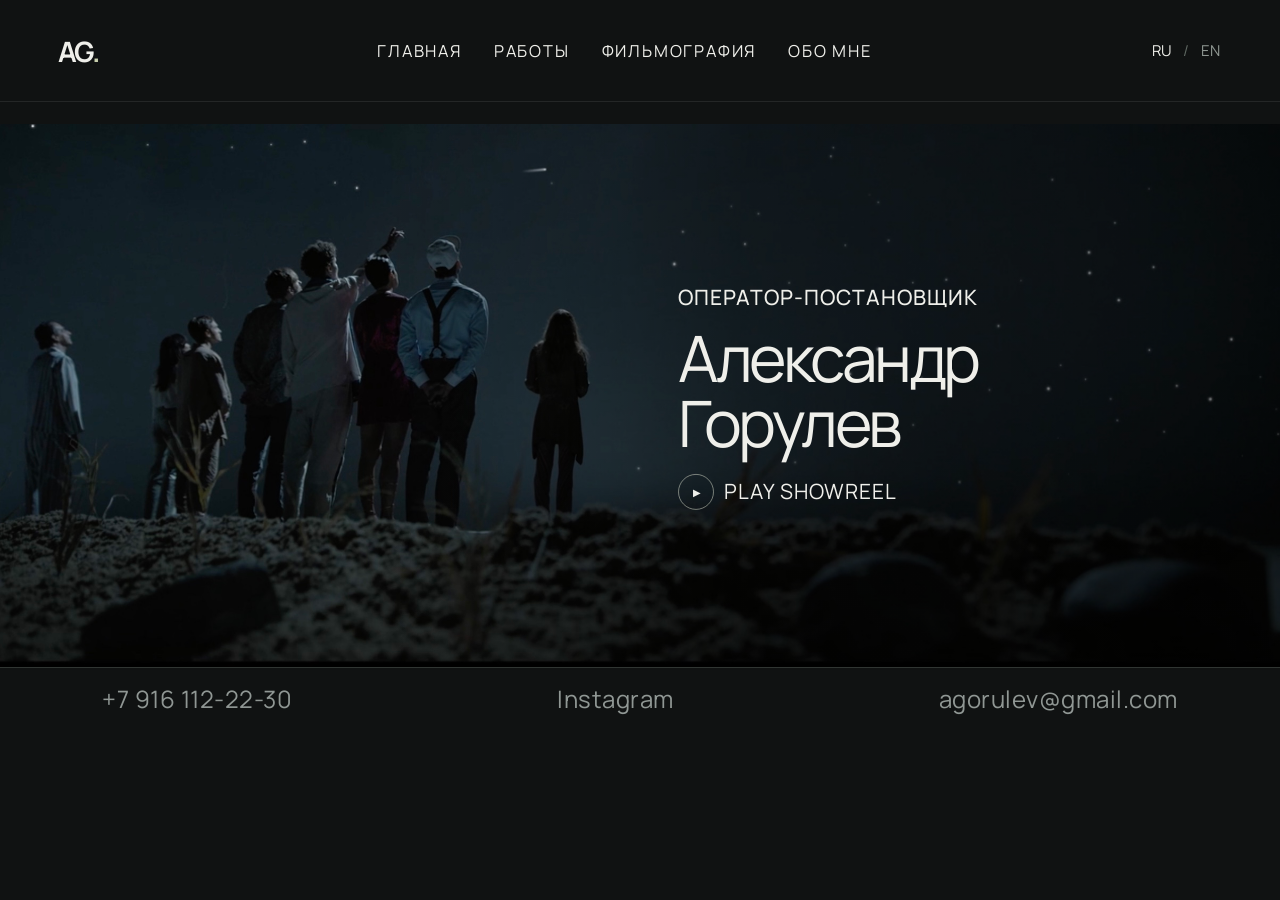
<file: prototype/index.html>
<!doctype html>
<html lang="ru">
<head>
  <meta charset="utf-8">
  <meta name="viewport" content="width=device-width, initial-scale=1">
  <meta name="description" content="Александр Горулёв — оператор-постановщик. «Склифосовский», «Свобода», «Частная жизнь». Шоурил, фильмография, избранные работы и контакты.">
  <title>Александр Горулёв — оператор-постановщик кино и сериалов</title>
  <link rel="canonical" href="https://alexandergorulev.com/">
  <link rel="stylesheet" href="styles.css?v=shared-nav-1">
  <style>
    /* Start-page adjustments only. */
    body > main{padding-top:24px}
    /* Hero video: soft shade on the right so the title stays readable over moving footage. */
    .hero-video{object-fit:cover;object-position:center}
    .hero-video ~ .hero-shade{background:linear-gradient(90deg,transparent 30%,rgba(0,0,0,.45) 58%,rgba(0,0,0,.55) 100%)}
    .home-contacts{height:63px;padding-left:8%;padding-right:8%;font-size:24px;line-height:12px;flex-wrap:nowrap}
    .home-contacts a:last-child{text-align:right}
    @media(min-width:1600px){.home-contacts{padding-left:max(8%,calc((100vw - 1400px)/2));padding-right:max(8%,calc((100vw - 1400px)/2))}}
    @media(max-width:760px){.home-contacts{height:87px;padding-left:7%;padding-right:7%;font-size:clamp(12px,2.5vw,16px);line-height:20px;gap:12px}}
  </style>
  <script src="content.js?v=pages-3" defer></script>
  <script src="app.js?v=pages-4" defer></script>
</head>
<body>
  <a class="skip-link" href="works.html" data-i18n="skip">Перейти к работам</a>
  <header class="header">
    <a class="wordmark" href="index.html" aria-label="На главную">AG<span class="wordmark-dot">.</span></a>
    <nav class="desktop-nav" aria-label="Основная навигация">
      <a href="index.html" data-i18n="homeNav">Главная</a>
      <a href="works.html" data-i18n="work">Работы</a>
      <a href="filmography.html" data-i18n="filmographyTitle">Фильмография</a>
      <a href="about.html" data-i18n="about">Обо мне</a>
    </nav>
    <div class="header-actions">
      <div class="languages" aria-label="Language"><button data-lang="ru" aria-pressed="true">RU</button><span>/</span><button data-lang="en" aria-pressed="false">EN</button></div>
      <button class="menu-toggle" aria-expanded="false" aria-controls="mobile-nav" aria-label="Открыть меню"><span></span><span></span></button>
    </div>
    <nav id="mobile-nav" class="mobile-nav" aria-label="Мобильная навигация" hidden>
      <a href="index.html" data-i18n="homeNav">Главная</a>
      <a href="works.html" data-i18n="work">Работы</a>
      <a href="filmography.html" data-i18n="filmographyTitle">Фильмография</a>
      <a href="about.html" data-i18n="about">Обо мне</a>
    </nav>
  </header>
  <main>
    <section id="top" class="hero" aria-labelledby="hero-title">
      <video class="hero-image hero-video" autoplay muted loop playsinline preload="auto" poster="assets/hero-frame-hq.jpg" aria-hidden="true">
        <source src="assets/hero-loop-mobile.mp4" type="video/mp4" media="(max-width: 760px)">
        <source src="assets/hero-loop.mp4" type="video/mp4">
      </video>
      <div class="hero-shade"></div>
      <div class="hero-content"><p class="eyebrow" data-i18n="role">Оператор-постановщик</p><h1 id="hero-title"><span data-i18n="firstName">Александр</span><span data-i18n="lastName">Горулев</span></h1><button class="play-button" data-showreel><span class="play-icon" aria-hidden="true">▶</span><span>PLAY SHOWREEL</span></button></div>
      <div class="hero-bottom"><a href="works.html" class="scroll-link"><span data-i18n="selected">Избранные работы</span><span aria-hidden="true">↓</span></a></div>
    </section>
  </main>
  <footer class="footer home-contacts"><a href="tel:+79161122230">+7 916 112-22-30</a><a href="https://www.instagram.com/gorulevalexandr/?hl=ru" target="_blank" rel="noopener noreferrer">Instagram</a><a href="mailto:agorulev@gmail.com">agorulev@gmail.com</a></footer>
  <dialog id="showreel-dialog" aria-label="Showreel"><div class="dialog-top"><span class="eyebrow">Showreel</span><button class="close-button" data-close aria-label="Закрыть">×</button></div><div id="showreel-player" class="showreel-player"></div><p class="video-fallback"><a href="https://www.youtube.com/watch?v=oEOQJXaLBaw" target="_blank" rel="noopener noreferrer" data-i18n="youtubeLink">Открыть на YouTube ↗</a></p></dialog>
</body>
</html>
</file>
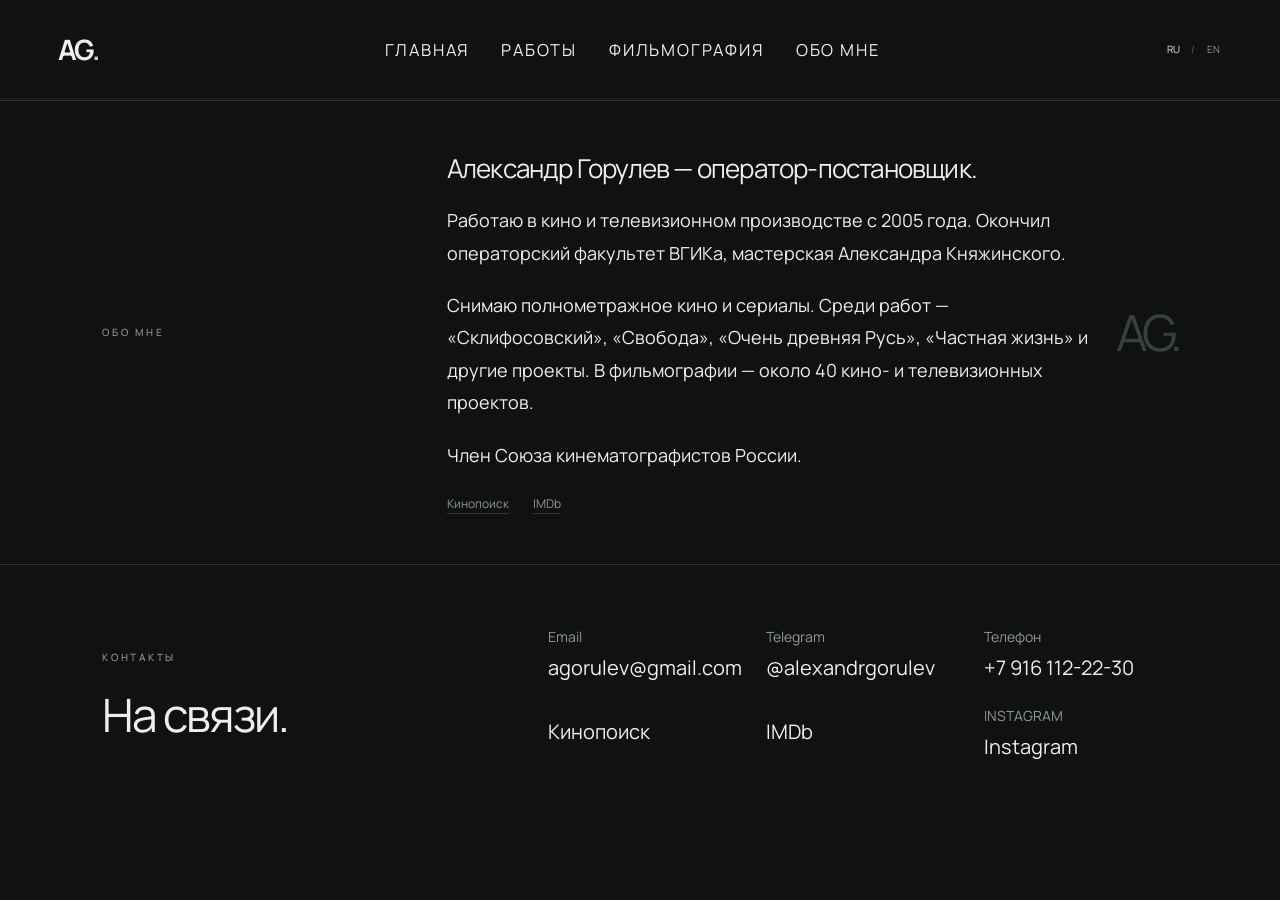
<file: prototype/about.html>
<!doctype html>
<html lang="ru">
<head>
  <meta charset="utf-8">
  <meta name="viewport" content="width=device-width, initial-scale=1">
  <meta name="description" content="Александр Горулёв — оператор-постановщик с 2005 года. Выпускник ВГИКа, член Союза кинематографистов России. Биография, опыт работы в кино и сериалах.">
  <title>Александр Горулёв — биография оператора-постановщика</title>
  <link rel="canonical" href="https://alexandergorulev.com/about">
  <link rel="stylesheet" href="styles.css?v=shared-nav-1">
  <script src="content.js?v=pages-1" defer></script>
  <script src="app.js?v=pages-1" defer></script>
</head>
<body id="top" class="inner-page" data-page-title="about">
  <a class="skip-link" href="#main" data-i18n="skipContent">Перейти к содержанию</a>
  <header class="header">
    <a class="wordmark" href="index.html" aria-label="На главную">AG<span class="wordmark-dot">.</span></a>
    <nav class="desktop-nav" aria-label="Основная навигация">
      <a href="index.html" data-i18n="homeNav">Главная</a>
      <a href="works.html" data-i18n="work">Работы</a>
      <a href="filmography.html" data-i18n="filmographyTitle">Фильмография</a>
      <a href="about.html" data-i18n="about">Обо мне</a>
    </nav>
    <div class="header-actions">
      <div class="languages" aria-label="Language"><button data-lang="ru" aria-pressed="true">RU</button><span>/</span><button data-lang="en" aria-pressed="false">EN</button></div>
      <button class="menu-toggle" aria-expanded="false" aria-controls="mobile-nav" aria-label="Открыть меню"><span></span><span></span></button>
    </div>
    <nav id="mobile-nav" class="mobile-nav" aria-label="Мобильная навигация" hidden>
      <a href="index.html" data-i18n="homeNav">Главная</a>
      <a href="works.html" data-i18n="work">Работы</a>
      <a href="filmography.html" data-i18n="filmographyTitle">Фильмография</a>
      <a href="about.html" data-i18n="about">Обо мне</a>
    </nav>
  </header>
  <main id="main" class="page-content">
    <section id="about" class="about section-pad" aria-labelledby="about-title">
      <p class="eyebrow muted" data-i18n="about">Обо мне</p>
      <div class="about-copy">
        <h2 id="about-title"><span class="about-ru" lang="ru">Александр Горулев — оператор-постановщик.</span><span class="about-en" lang="en">Alexander Gorulev</span></h2>
        <p class="role-line about-en" lang="en">Director of Photography</p>
        <div class="about-bio about-ru" lang="ru">
          <p>Работаю в кино и телевизионном производстве с 2005 года. Окончил операторский факультет ВГИКа, мастерская Александра Княжинского.</p>
          <p>Снимаю полнометражное кино и сериалы. Среди работ — «Склифосовский», «Свобода», «Очень древняя Русь», «Частная жизнь» и другие проекты. В фильмографии — около 40 кино- и телевизионных проектов.</p>
          <p>Член Союза кинематографистов России.</p>
        </div>
        <div class="about-bio" lang="en">
          <p class="about-en">I have been working in film and television production since 2005. I graduated from the Cinematography Department of VGIK (Gerasimov Institute of Cinematography), where I studied under Alexander Knyazhinsky.</p>
          <p class="about-en">I work on feature films and television series. My credits include <em>Sklifosovsky</em>, <em>Svoboda (Freedom)</em>, <em>Very Ancient Rus</em>, <em>Private Life</em>, and other productions. My filmography includes approximately 40 film and television projects.</p>
          <p class="about-en">I am a member of the Union of Cinematographers of Russia.</p>
        </div>
        <div class="about-links">
          <a href="https://www.kinopoisk.ru/name/1614469/" target="_blank" rel="noopener noreferrer" data-i18n="kinopoisk">Кинопоиск</a>
          <a href="https://www.imdb.com/name/nm3473654/" target="_blank" rel="noopener noreferrer">IMDb</a>
        </div>
      </div>
      <span class="about-mark" aria-hidden="true">AG.</span>
    </section>
    <section id="contact" class="contact section-pad" aria-labelledby="contact-title">
      <div><p class="eyebrow muted" data-i18n="contact">Контакты</p><h2 id="contact-title" data-i18n="getInTouch">На связи.</h2></div>
      <dl class="contact-details">
        <div><dt>Email</dt><dd><a href="mailto:agorulev@gmail.com">agorulev@gmail.com</a></dd></div>
        <div><dt>Telegram</dt><dd><a href="https://t.me/alexandrgorulev" target="_blank" rel="noopener noreferrer">@alexandrgorulev</a></dd></div>
        <div><dt data-i18n="phone">Телефон</dt><dd><a href="tel:+79161122230">+7 916 112-22-30</a></dd></div>
        <div><dt></dt><dd><a href="https://www.kinopoisk.ru/name/1614469/" target="_blank" rel="noopener noreferrer">Кинопоиск</a></dd></div>
        <div><dt></dt><dd><a href="https://www.imdb.com/name/nm3473654/" target="_blank" rel="noopener noreferrer">IMDb</a></dd></div>
        <div><dt>INSTAGRAM</dt><dd><a href="https://www.instagram.com/gorulevalexandr/?hl=ru" target="_blank" rel="noopener noreferrer">Instagram</a></dd></div>
      </dl>
    </section>
  </main>
</body>
</html>
</file>
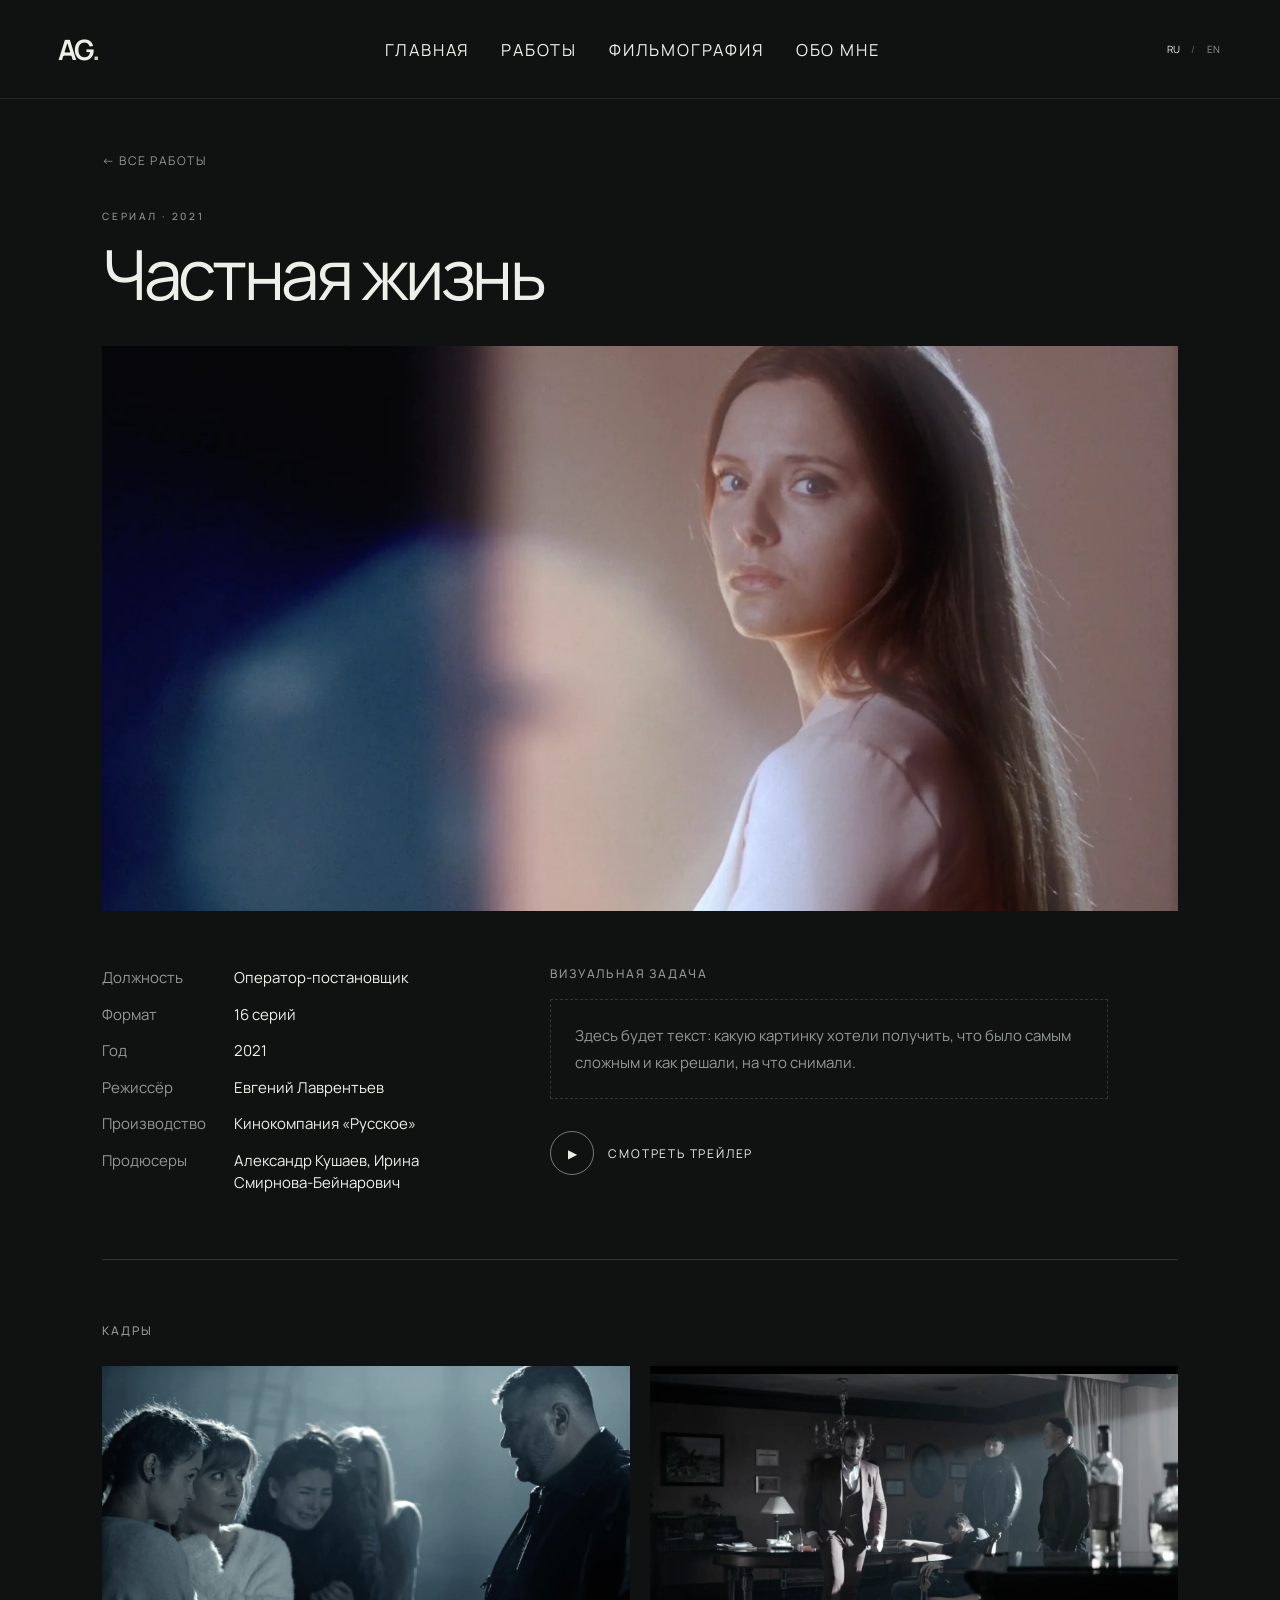
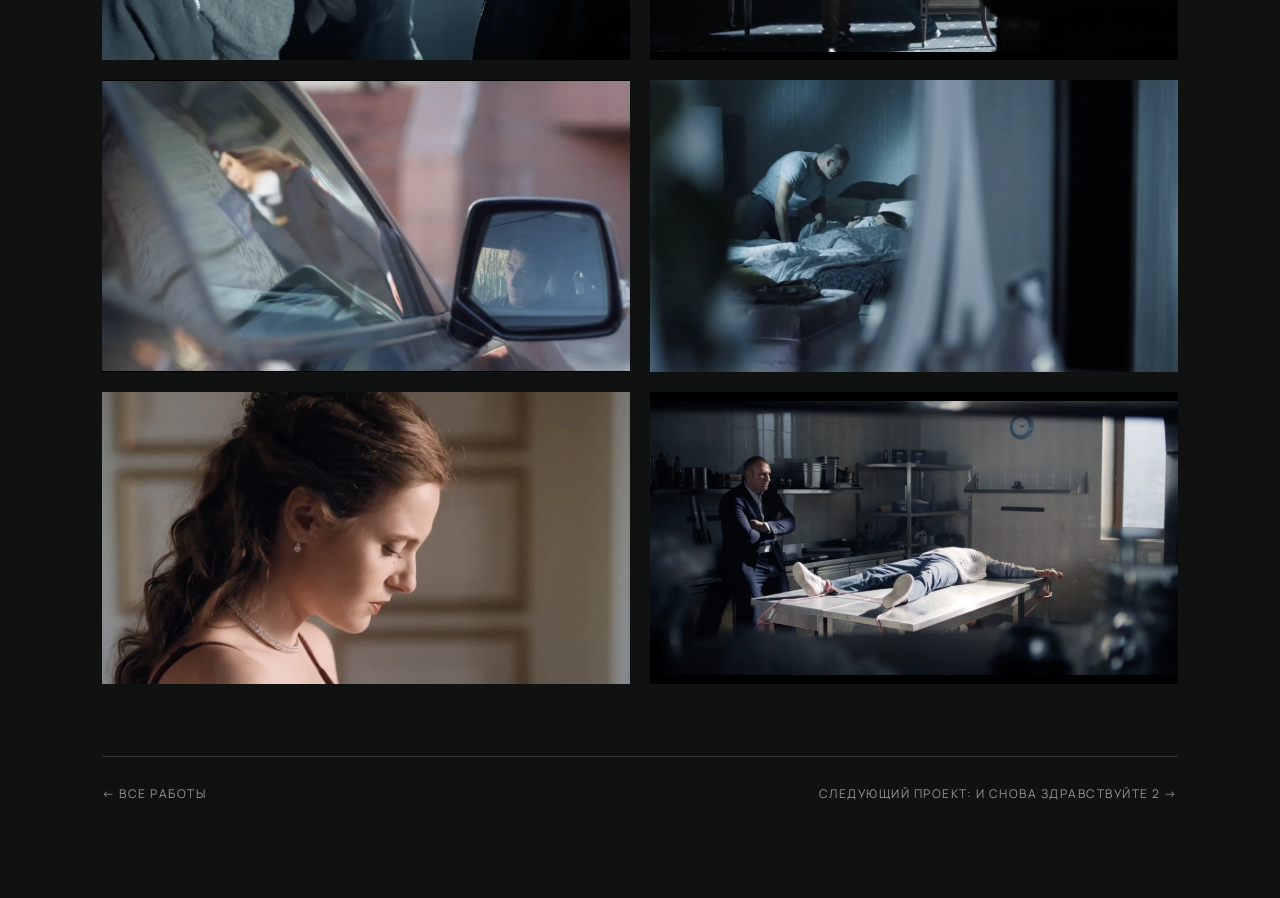
<file: prototype/chastnaya-zhizn.html>
<!doctype html>
<html lang="ru">
<head>
  <meta charset="utf-8">
  <meta name="viewport" content="width=device-width, initial-scale=1">
  <meta name="description" content="«Частная жизнь» (2021): оператор-постановщик Александр Горулёв. Кадры, трейлер и визуальное решение проекта.">
  <title>«Частная жизнь» — оператор-постановщик Александр Горулёв</title>
  <link rel="canonical" href="https://alexandergorulev.com/chastnaya-zhizn">
  <link rel="stylesheet" href="styles.css?v=shared-nav-1">
  <link rel="stylesheet" href="works-trailers.css">
  <link rel="stylesheet" href="project.css?v=2">
  <script src="content.js?v=pages-3" defer></script>
  <script src="projects-i18n.js?v=1" defer></script>
  <script src="app.js?v=pages-4" defer></script>
  <script src="project.js?v=1" defer></script>
</head>
<body id="top" class="inner-page" data-page-title="work"
      data-title-ru="«Частная жизнь» — оператор-постановщик Александр Горулёв"
      data-title-en="Private Life — Alexander Gorulev, Director of Photography">
  <a class="skip-link" href="#main" data-i18n="skipContent">Перейти к содержанию</a>
  <header class="header">
    <a class="wordmark" href="index.html" aria-label="На главную">AG<span class="wordmark-dot">.</span></a>
    <nav class="desktop-nav" aria-label="Основная навигация">
      <a href="index.html" data-i18n="homeNav">Главная</a>
      <a href="works.html" data-i18n="work">Работы</a>
      <a href="filmography.html" data-i18n="filmographyTitle">Фильмография</a>
      <a href="about.html" data-i18n="about">Обо мне</a>
    </nav>
    <div class="header-actions">
      <div class="languages" aria-label="Language"><button data-lang="ru" aria-pressed="true">RU</button><span>/</span><button data-lang="en" aria-pressed="false">EN</button></div>
      <button class="menu-toggle" aria-expanded="false" aria-controls="mobile-nav" aria-label="Открыть меню"><span></span><span></span></button>
    </div>
    <nav id="mobile-nav" class="mobile-nav" aria-label="Мобильная навигация" hidden>
      <a href="index.html" data-i18n="homeNav">Главная</a>
      <a href="works.html" data-i18n="work">Работы</a>
      <a href="filmography.html" data-i18n="filmographyTitle">Фильмография</a>
      <a href="about.html" data-i18n="about">Обо мне</a>
    </nav>
  </header>

  <main id="main" class="page-content">
    <article class="project-page section-pad" data-project="Частная жизнь">
      <a class="back-link" href="works.html" data-i18n="allWorks">← Все работы</a>

      <header class="project-head">
        <p class="eyebrow" data-i18n="chastnaya_zhizn_type">Сериал · 2021</p>
        <h1 data-i18n="chastnaya_zhizn_title">Частная жизнь</h1>
      </header>

      <figure class="project-hero">
        <img src="assets/chastnaya-zhizn/frames/07.webp" alt="«Частная жизнь»" width="2000" height="1052" fetchpriority="high">
      </figure>

      <section class="project-info">
        <dl class="project-facts">
          <dt data-i18n="projRole">Должность</dt><dd data-i18n="roleDop">Оператор-постановщик</dd>
          <dt data-i18n="projFormat">Формат</dt><dd data-i18n="chastnaya_zhizn_projFormat">16 серий</dd>
          <dt data-i18n="projYears">Год</dt><dd data-i18n="chastnaya_zhizn_projYears">2021</dd>
          <dt data-i18n="projDirector">Режиссёр</dt><dd data-i18n="chastnaya_zhizn_projDirector">Евгений Лаврентьев</dd>
          <dt data-i18n="projCompany">Производство</dt><dd data-i18n="chastnaya_zhizn_projCompany">Кинокомпания «Русское»</dd>
          <dt data-i18n="projProducers">Продюсеры</dt><dd data-i18n="chastnaya_zhizn_projProducers">Александр Кушаев, Ирина Смирнова-Бейнарович</dd>
        </dl>
        <div class="project-task">
          <h2 data-i18n="projTask">Визуальная задача</h2>
          <!-- DRAFT: Alexander will provide this text (RU + EN) -->
          <p class="draft-note" data-i18n="projTaskDraft">Здесь будет текст: какую картинку хотели получить, что было самым сложным и как решали, на что снимали.</p>
          <button class="trailer-button" type="button" data-trailer="https://www.youtube.com/embed/jsXJIHTceWY" aria-haspopup="dialog"><span class="play-icon" aria-hidden="true">▶</span><span data-i18n="projTrailer">Смотреть трейлер</span></button>
        </div>
      </section>

      <section class="project-frames" aria-labelledby="frames-title">
        <h2 id="frames-title" data-i18n="projFrames">Кадры</h2>
        <div class="frame-grid">
          <button type="button"><img src="assets/chastnaya-zhizn/frames/01.webp" alt="«Частная жизнь», кадр 1" width="2000" height="1113" loading="lazy"></button>
          <button type="button"><img src="assets/chastnaya-zhizn/frames/02.webp" alt="«Частная жизнь», кадр 2" width="2000" height="1054" loading="lazy"></button>
          <button type="button"><img src="assets/chastnaya-zhizn/frames/03.webp" alt="«Частная жизнь», кадр 3" width="2000" height="1099" loading="lazy"></button>
          <button type="button"><img src="assets/chastnaya-zhizn/frames/04.webp" alt="«Частная жизнь», кадр 4" width="2000" height="1108" loading="lazy"></button>
          <button type="button"><img src="assets/chastnaya-zhizn/frames/05.webp" alt="«Частная жизнь», кадр 5" width="2000" height="1109" loading="lazy"></button>
          <button type="button"><img src="assets/chastnaya-zhizn/frames/06.webp" alt="«Частная жизнь», кадр 6" width="2000" height="1036" loading="lazy"></button>
        </div>
      </section>

      <nav class="project-next" aria-label="Проекты">
        <a href="works.html" data-i18n="allWorks">← Все работы</a>
        <a href="i-snova-zdravstvuyte-2.html"><span data-i18n="projNext">Следующий проект</span>: <span data-i18n="i_snova_zdravstvuyte_2_title">И снова здравствуйте 2</span> →</a>
      </nav>
    </article>
  </main>

  <dialog id="trailer-dialog" aria-label="Трейлер / Trailer">
    <div class="dialog-top">
      <p class="eyebrow" data-i18n="chastnaya_zhizn_title">Частная жизнь</p>
      <button class="close-button" type="button" aria-label="Закрыть / Close" data-trailer-close>×</button>
    </div>
    <div id="trailer-player"></div>
  </dialog>
  <dialog id="frame-dialog" aria-label="Кадр / Frame">
    <div class="dialog-top">
      <p class="eyebrow" data-i18n="chastnaya_zhizn_title">Частная жизнь</p>
      <button class="close-button" type="button" aria-label="Закрыть / Close" data-frame-close>×</button>
    </div>
    <img alt="">
  </dialog>
</body>
</html>
</file>
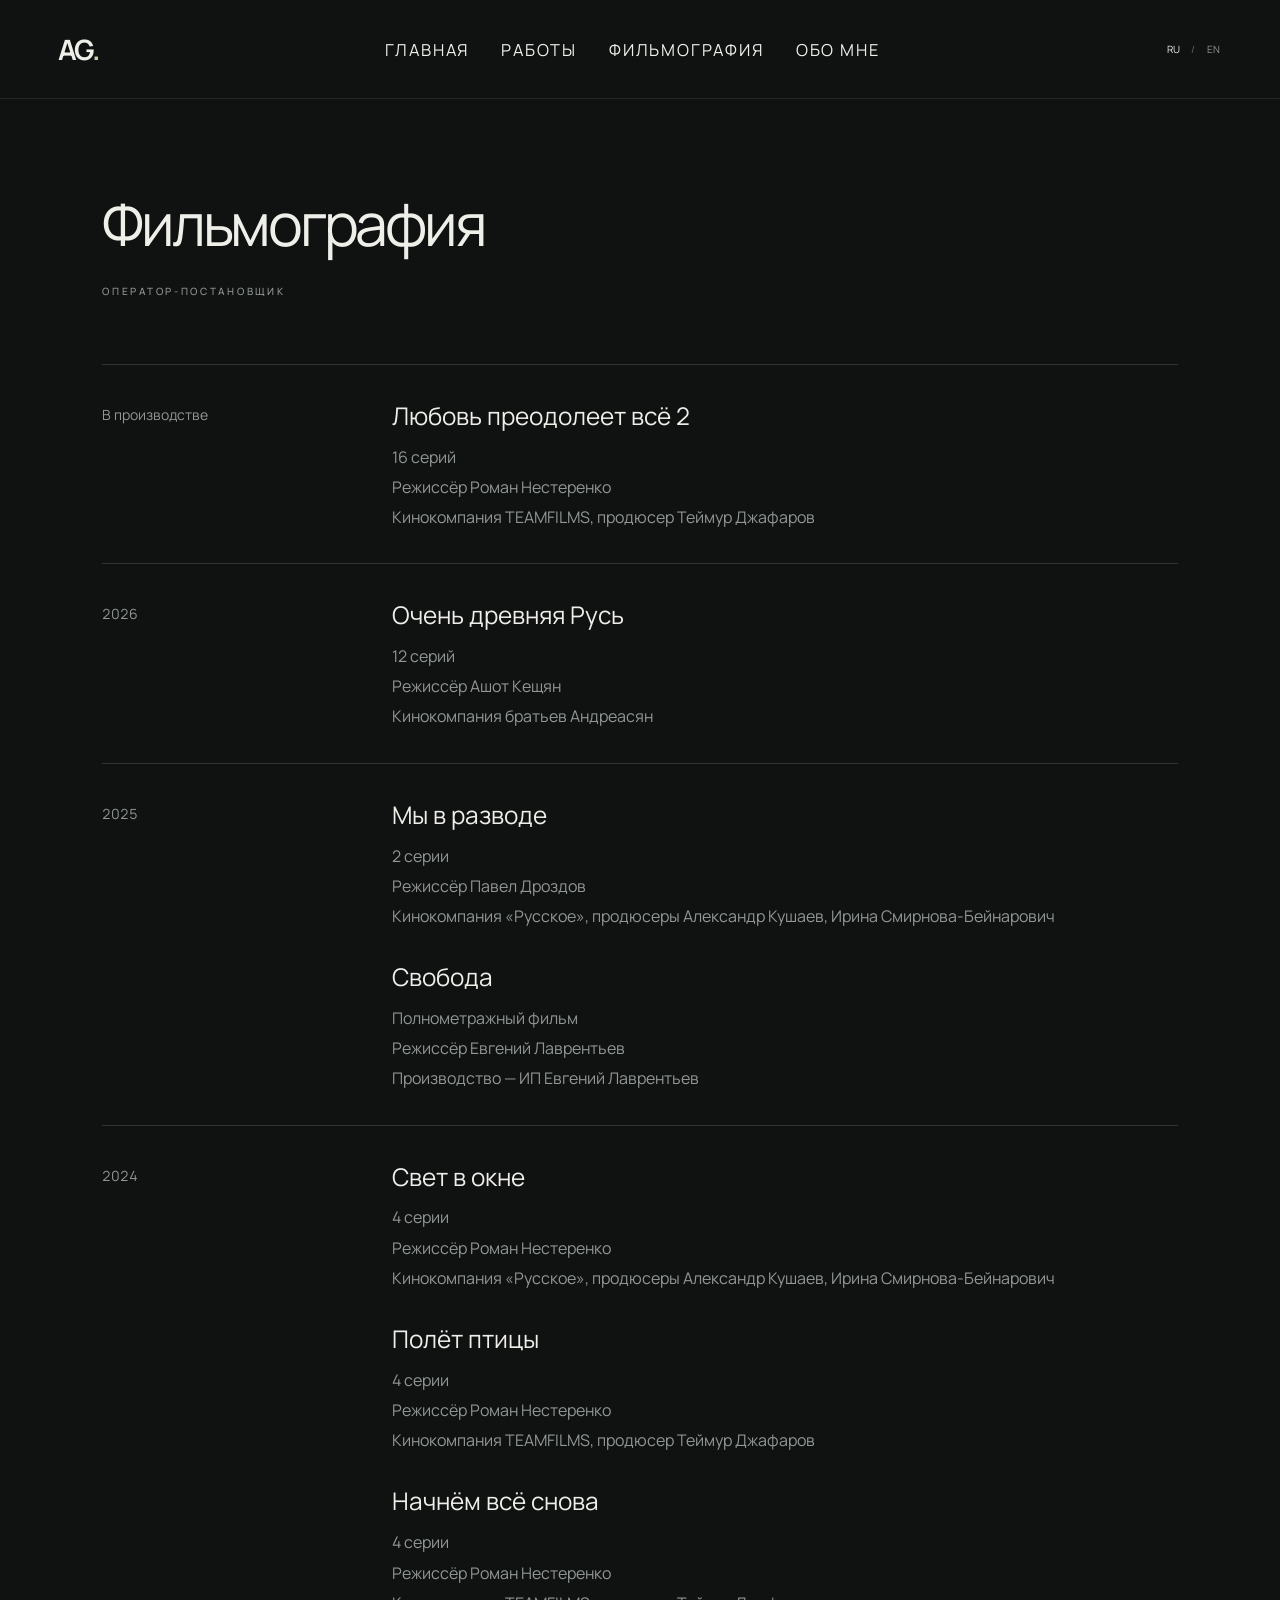
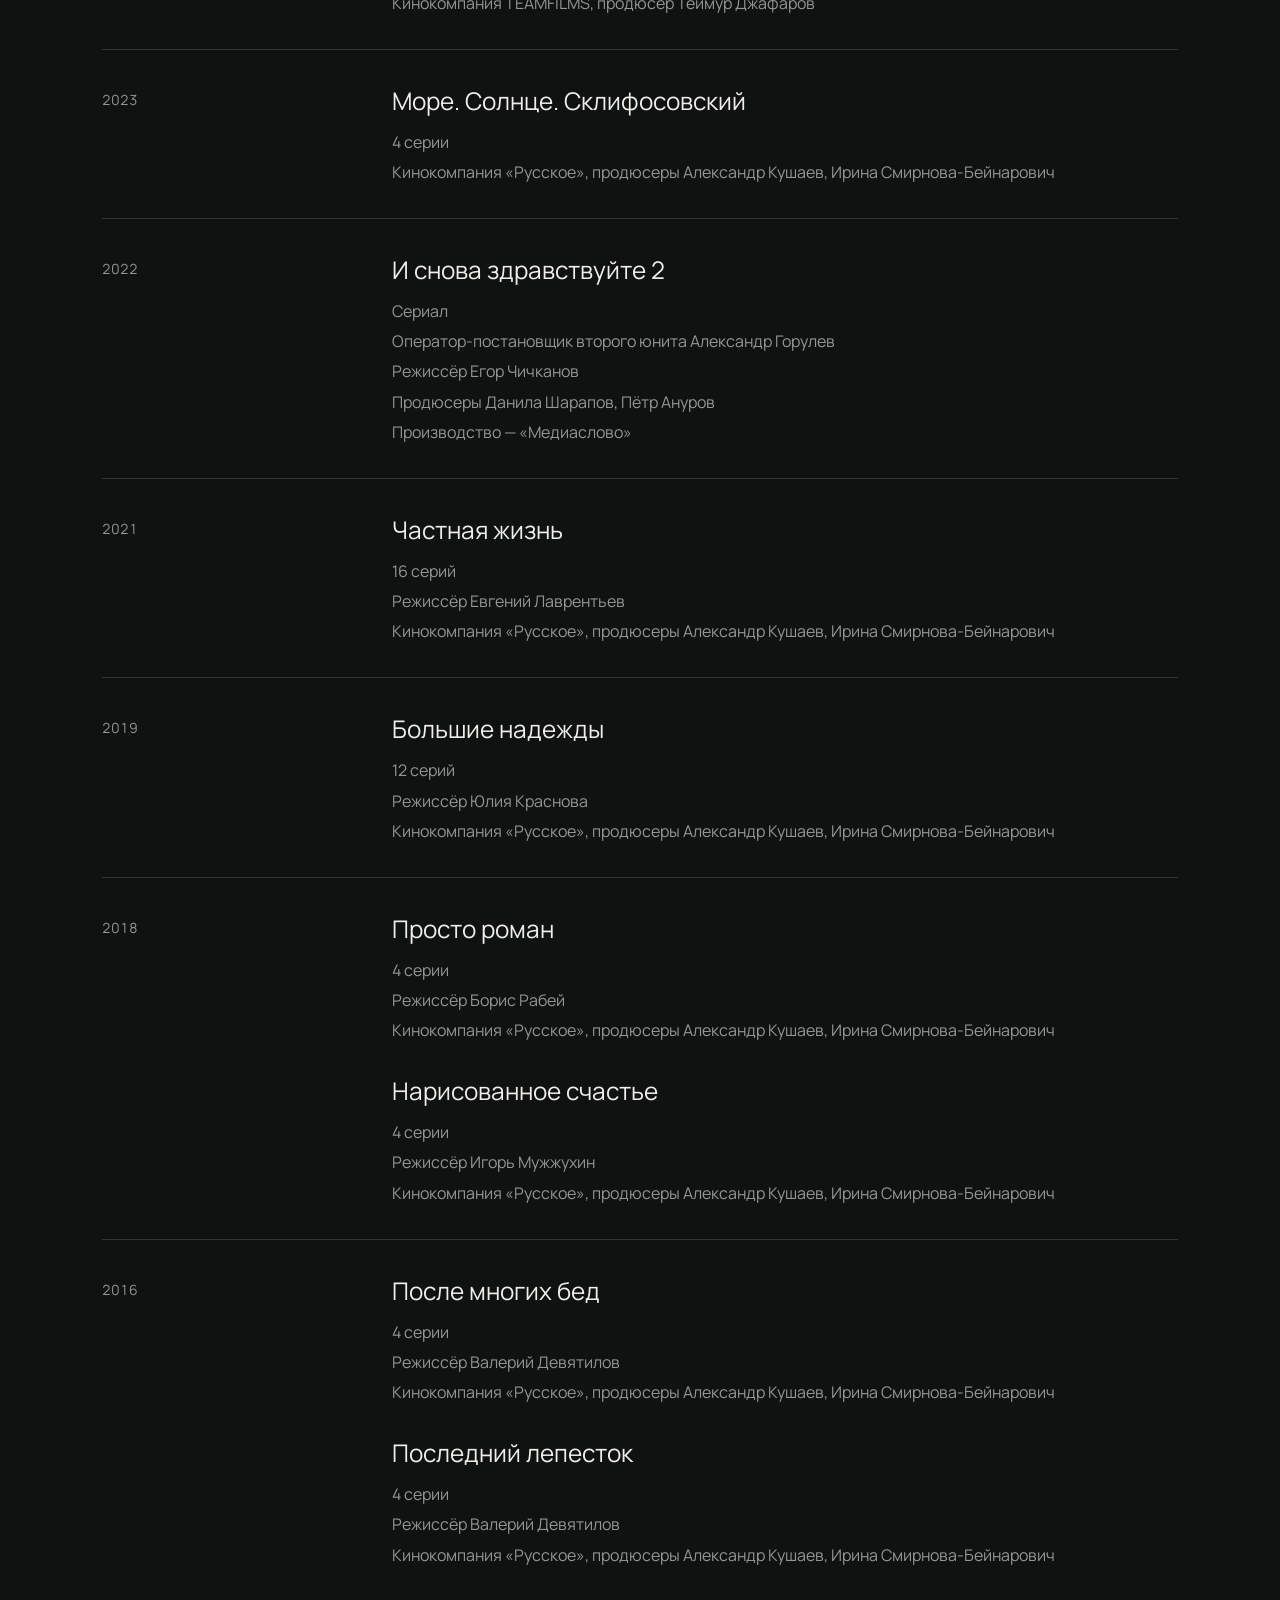
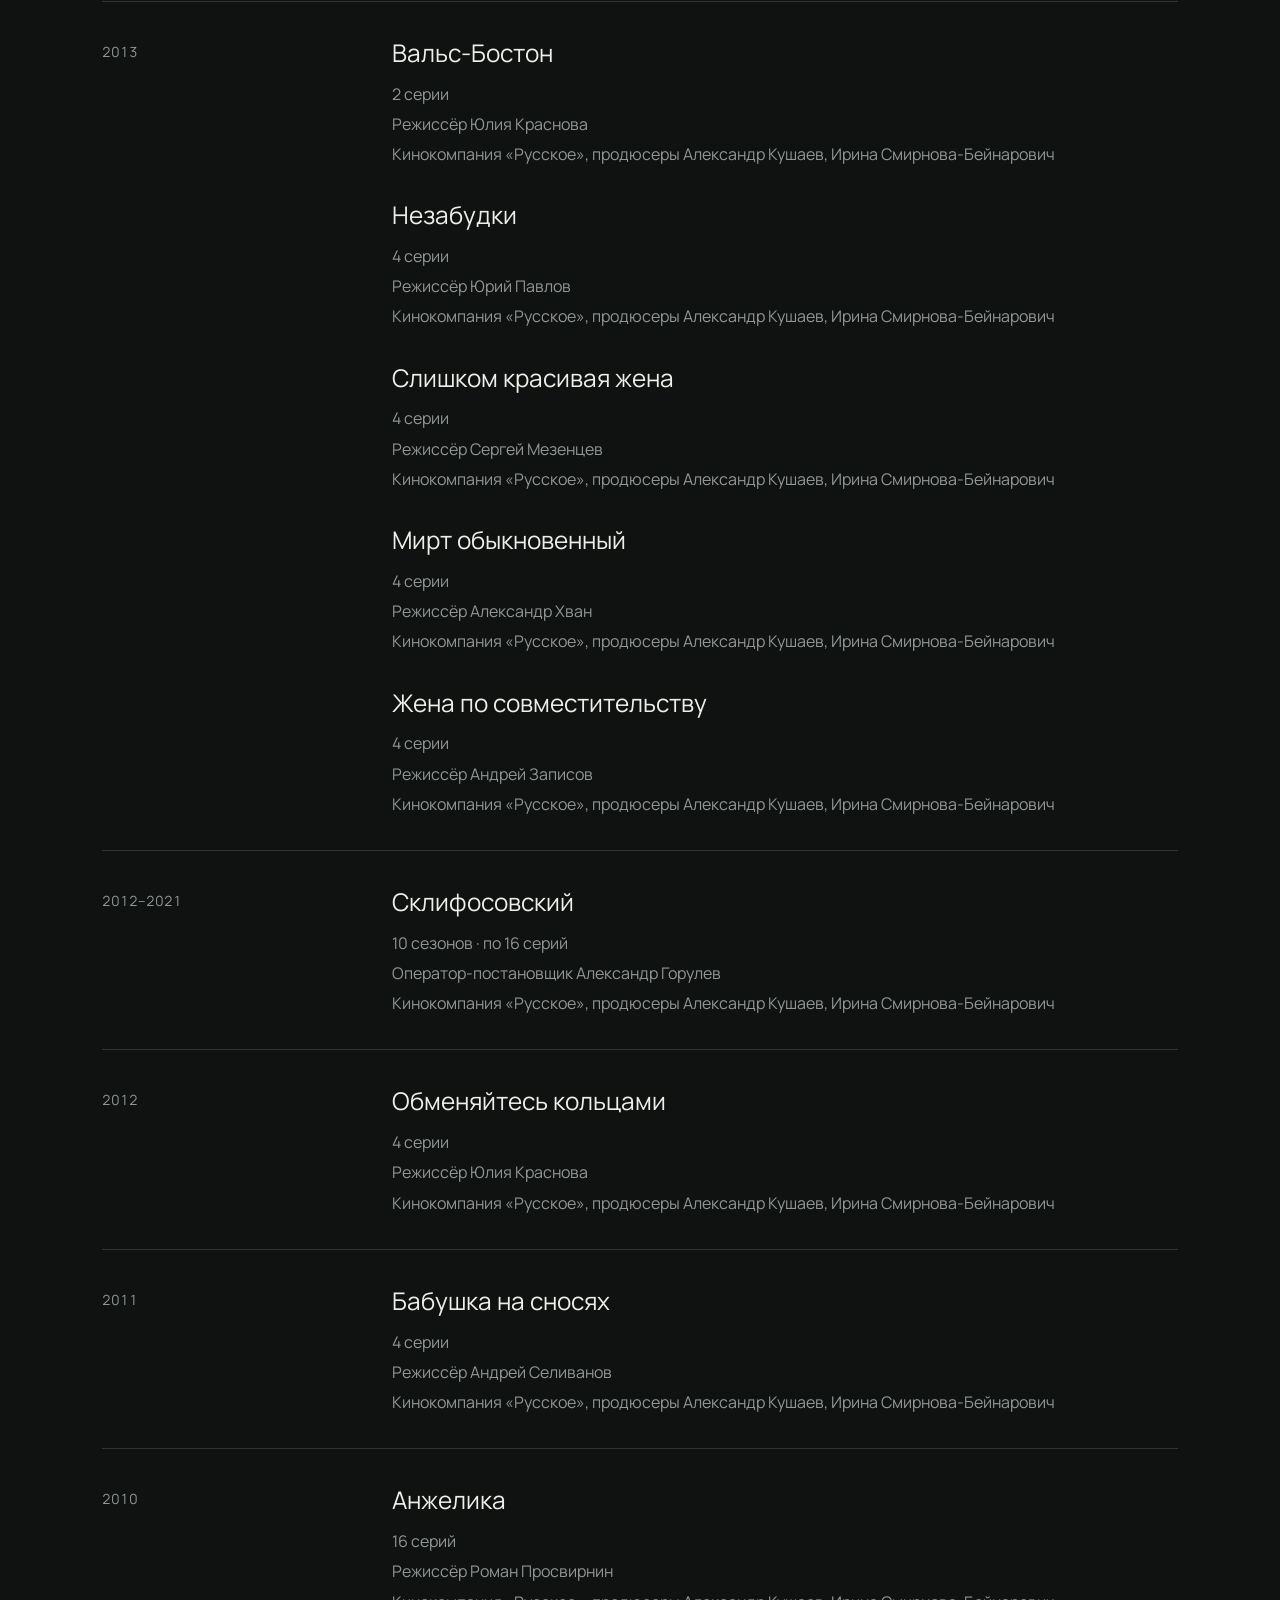
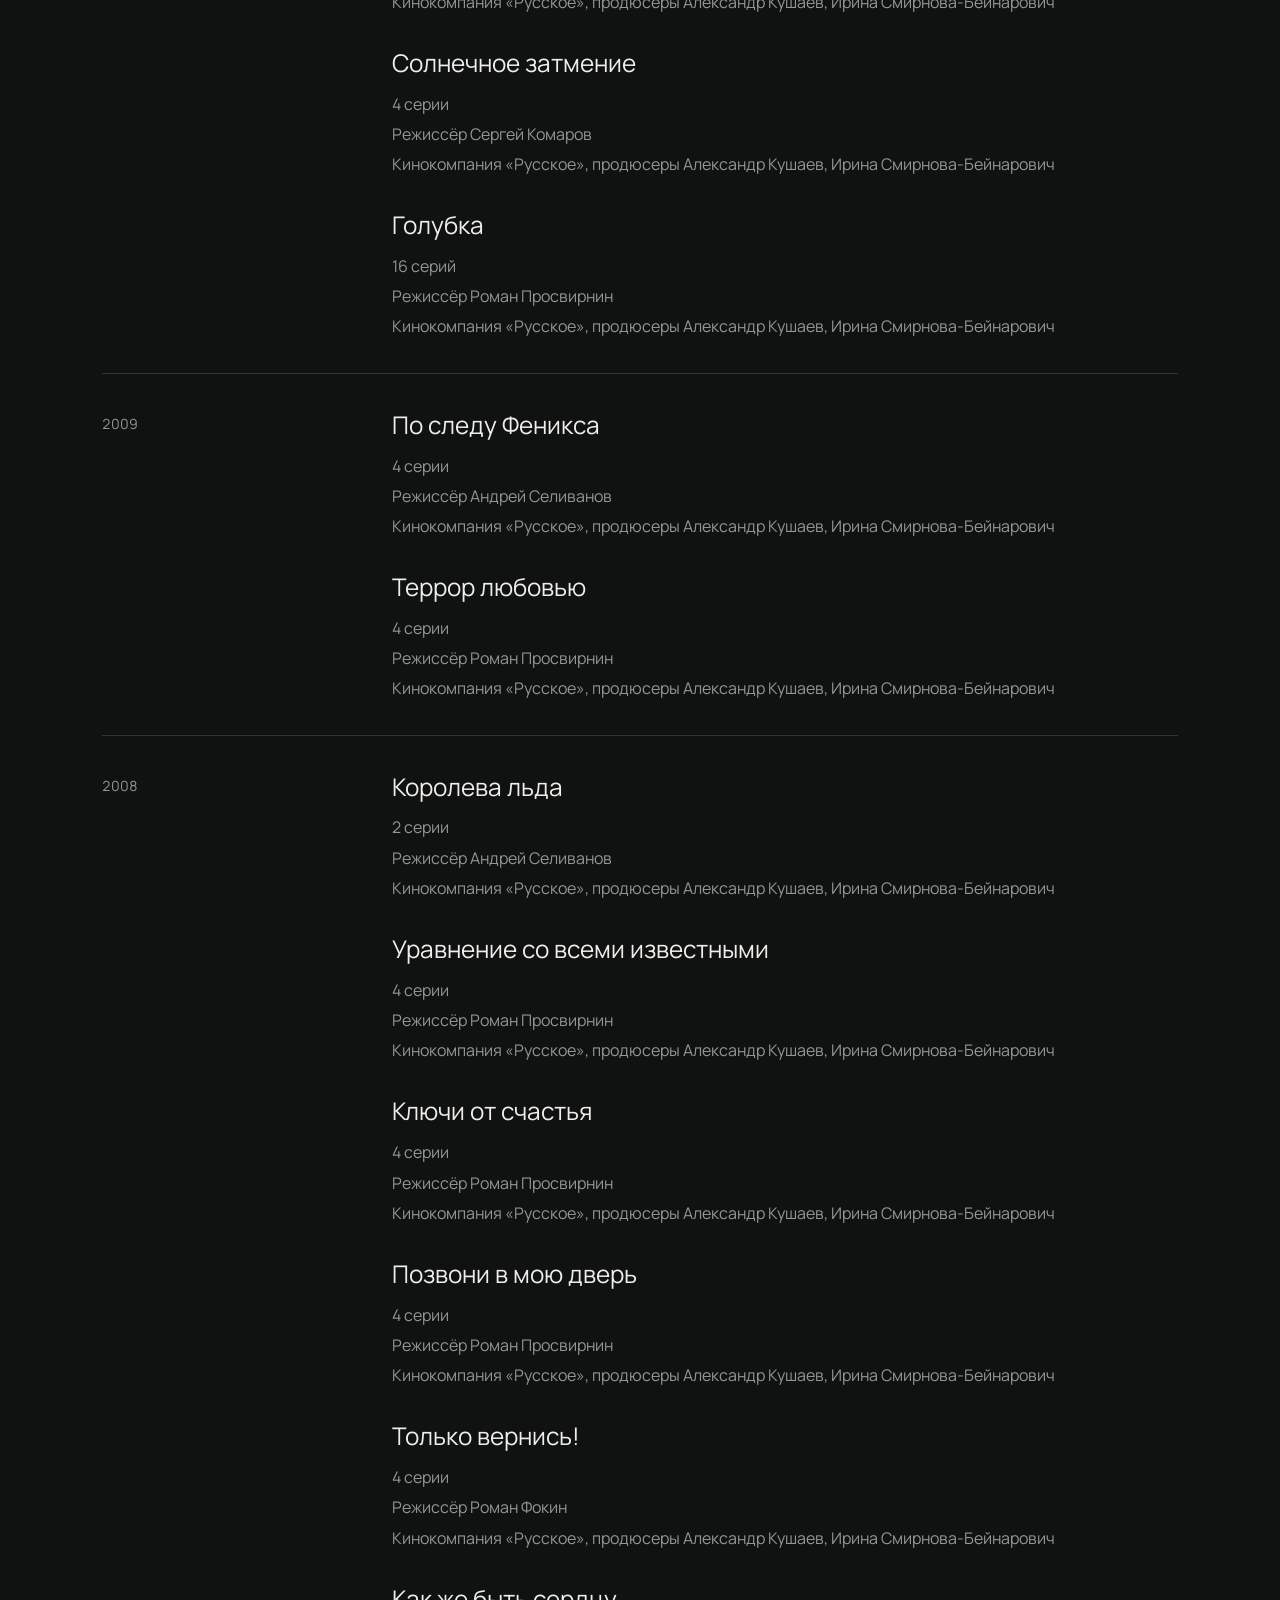
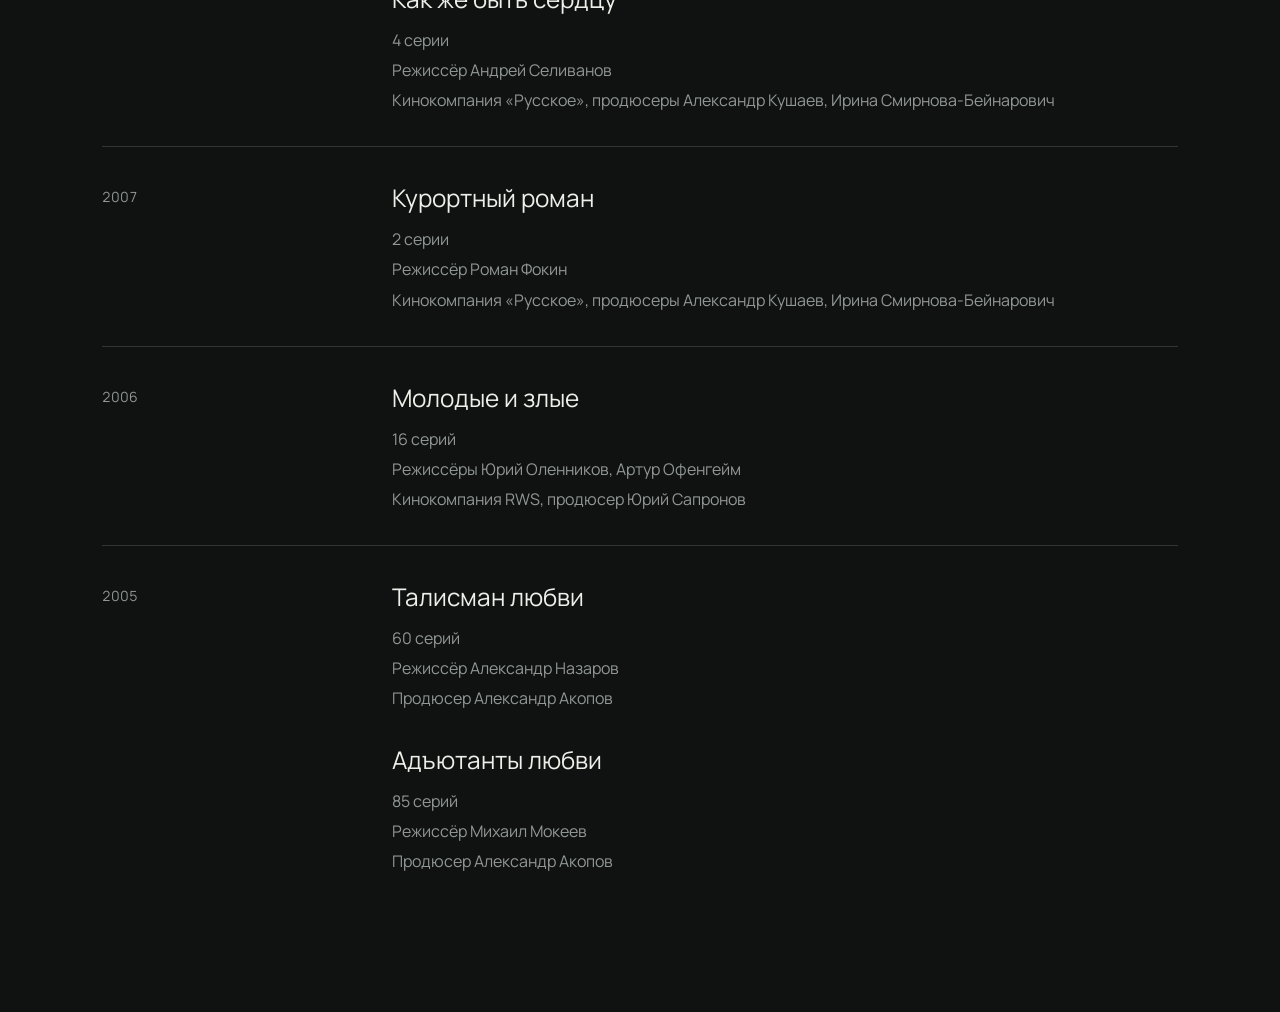
<file: prototype/filmography.html>
<!doctype html>
<html lang="ru">
<head>
  <meta charset="utf-8">
  <meta name="viewport" content="width=device-width, initial-scale=1">
  <meta name="description" content="Фильмография оператора-постановщика Александра Горулёва: «Склифосовский», «Частная жизнь», «Свобода», «Очень древняя Русь» и другие проекты.">
  <title>Фильмография Александра Горулёва — фильмы и сериалы</title>
  <link rel="canonical" href="https://alexandergorulev.com/filmography">
  <link rel="stylesheet" href="styles.css?v=shared-nav-1">
  <link rel="stylesheet" href="filmography.css">
  <script src="content.js?v=pages-1" defer></script>
  <script src="app.js?v=pages-1" defer></script>
</head>
<body id="top" data-page-title="filmographyTitle">
  <a class="skip-link" href="#filmography" data-i18n="filmographySkip">Перейти к фильмографии</a>
  <header class="header">
    <a class="wordmark" href="index.html" aria-label="На главную">AG<span class="wordmark-dot">.</span></a>
    <nav class="desktop-nav" aria-label="Основная навигация">
      <a href="index.html" data-i18n="homeNav">Главная</a>
      <a href="works.html" data-i18n="work">Работы</a>
      <a href="filmography.html" data-i18n="filmographyTitle">Фильмография</a>
      <a href="about.html" data-i18n="about">Обо мне</a>
    </nav>
    <div class="header-actions">
      <div class="languages" aria-label="Language"><button data-lang="ru" aria-pressed="true">RU</button><span>/</span><button data-lang="en" aria-pressed="false">EN</button></div>
      <button class="menu-toggle" aria-expanded="false" aria-controls="mobile-nav" aria-label="Открыть меню"><span></span><span></span></button>
    </div>
    <nav id="mobile-nav" class="mobile-nav" aria-label="Мобильная навигация" hidden>
      <a href="index.html" data-i18n="homeNav">Главная</a>
      <a href="works.html" data-i18n="work">Работы</a>
      <a href="filmography.html" data-i18n="filmographyTitle">Фильмография</a>
      <a href="about.html" data-i18n="about">Обо мне</a>
    </nav>
  </header>
  <main id="filmography" class="filmography section-pad">
    <div class="filmography-heading">
      <h1 data-i18n="filmographyTitle">Фильмография</h1>
      <p class="eyebrow muted" data-i18n="role">Оператор-постановщик</p>
    </div>
    <dl class="filmography-list">
      <div class="filmography-row"><dt lang="ru">В производстве</dt><dd><ul lang="ru">
          <li class="filmography-credit"><span>Любовь преодолеет всё 2</span><div class="filmography-details"><p>16 серий</p><p>Режиссёр Роман Нестеренко</p><p>Кинокомпания TEAMFILMS, продюсер Теймур Джафаров</p></div></li>
      </ul></dd></div>
      <div class="filmography-row"><dt lang="ru">2026</dt><dd><ul lang="ru">
          <li class="filmography-credit"><span>Очень древняя Русь</span><div class="filmography-details"><p>12 серий</p><p>Режиссёр Ашот Кещян</p><p>Кинокомпания братьев Андреасян</p></div></li>
      </ul></dd></div>
      <div class="filmography-row"><dt lang="ru">2025</dt><dd><ul lang="ru">
          <li class="filmography-credit"><span>Мы в разводе</span><div class="filmography-details"><p>2 серии</p><p>Режиссёр Павел Дроздов</p><p>Кинокомпания «Русское», продюсеры Александр Кушаев, Ирина Смирнова-Бейнарович</p></div></li>
          <li class="filmography-credit"><span>Свобода</span><div class="filmography-details"><p>Полнометражный фильм</p><p>Режиссёр Евгений Лаврентьев</p><p>Производство — ИП Евгений Лаврентьев</p></div></li>
      </ul></dd></div>
      <div class="filmography-row"><dt lang="ru">2024</dt><dd><ul lang="ru">
          <li class="filmography-credit"><span>Свет в окне</span><div class="filmography-details"><p>4 серии</p><p>Режиссёр Роман Нестеренко</p><p>Кинокомпания «Русское», продюсеры Александр Кушаев, Ирина Смирнова-Бейнарович</p></div></li>
          <li class="filmography-credit"><span>Полёт птицы</span><div class="filmography-details"><p>4 серии</p><p>Режиссёр Роман Нестеренко</p><p>Кинокомпания TEAMFILMS, продюсер Теймур Джафаров</p></div></li>
          <li class="filmography-credit"><span>Начнём всё снова</span><div class="filmography-details"><p>4 серии</p><p>Режиссёр Роман Нестеренко</p><p>Кинокомпания TEAMFILMS, продюсер Теймур Джафаров</p></div></li>
      </ul></dd></div>
      <div class="filmography-row"><dt lang="ru">2023</dt><dd><ul lang="ru">
          <li class="filmography-credit"><span>Море. Солнце. Склифосовский</span><div class="filmography-details"><p>4 серии</p><p>Кинокомпания «Русское», продюсеры Александр Кушаев, Ирина Смирнова-Бейнарович</p></div></li>
      </ul></dd></div>
      <div class="filmography-row"><dt lang="ru">2022</dt><dd><ul lang="ru">
          <li class="filmography-credit"><span>И снова здравствуйте 2</span><div class="filmography-details"><p>Сериал</p><p>Оператор-постановщик второго юнита Александр Горулев</p><p>Режиссёр Егор Чичканов</p><p>Продюсеры Данила Шарапов, Пётр Ануров</p><p>Производство — «Медиаслово»</p></div></li>
      </ul></dd></div>
      <div class="filmography-row"><dt lang="ru">2021</dt><dd><ul lang="ru">
          <li class="filmography-credit"><span>Частная жизнь</span><div class="filmography-details"><p>16 серий</p><p>Режиссёр Евгений Лаврентьев</p><p>Кинокомпания «Русское», продюсеры Александр Кушаев, Ирина Смирнова-Бейнарович</p></div></li>
      </ul></dd></div>
      <div class="filmography-row"><dt lang="ru">2019</dt><dd><ul lang="ru">
          <li class="filmography-credit"><span>Большие надежды</span><div class="filmography-details"><p>12 серий</p><p>Режиссёр Юлия Краснова</p><p>Кинокомпания «Русское», продюсеры Александр Кушаев, Ирина Смирнова-Бейнарович</p></div></li>
      </ul></dd></div>
      <div class="filmography-row"><dt lang="ru">2018</dt><dd><ul lang="ru">
          <li class="filmography-credit"><span>Просто роман</span><div class="filmography-details"><p>4 серии</p><p>Режиссёр Борис Рабей</p><p>Кинокомпания «Русское», продюсеры Александр Кушаев, Ирина Смирнова-Бейнарович</p></div></li>
          <li class="filmography-credit"><span>Нарисованное счастье</span><div class="filmography-details"><p>4 серии</p><p>Режиссёр Игорь Мужжухин</p><p>Кинокомпания «Русское», продюсеры Александр Кушаев, Ирина Смирнова-Бейнарович</p></div></li>
      </ul></dd></div>
      <div class="filmography-row"><dt lang="ru">2016</dt><dd><ul lang="ru">
          <li class="filmography-credit"><span>После многих бед</span><div class="filmography-details"><p>4 серии</p><p>Режиссёр Валерий Девятилов</p><p>Кинокомпания «Русское», продюсеры Александр Кушаев, Ирина Смирнова-Бейнарович</p></div></li>
          <li class="filmography-credit"><span>Последний лепесток</span><div class="filmography-details"><p>4 серии</p><p>Режиссёр Валерий Девятилов</p><p>Кинокомпания «Русское», продюсеры Александр Кушаев, Ирина Смирнова-Бейнарович</p></div></li>
      </ul></dd></div>
      <div class="filmography-row"><dt lang="ru">2013</dt><dd><ul lang="ru">
          <li class="filmography-credit"><span>Вальс-Бостон</span><div class="filmography-details"><p>2 серии</p><p>Режиссёр Юлия Краснова</p><p>Кинокомпания «Русское», продюсеры Александр Кушаев, Ирина Смирнова-Бейнарович</p></div></li>
          <li class="filmography-credit"><span>Незабудки</span><div class="filmography-details"><p>4 серии</p><p>Режиссёр Юрий Павлов</p><p>Кинокомпания «Русское», продюсеры Александр Кушаев, Ирина Смирнова-Бейнарович</p></div></li>
          <li class="filmography-credit"><span>Слишком красивая жена</span><div class="filmography-details"><p>4 серии</p><p>Режиссёр Сергей Мезенцев</p><p>Кинокомпания «Русское», продюсеры Александр Кушаев, Ирина Смирнова-Бейнарович</p></div></li>
          <li class="filmography-credit"><span>Мирт обыкновенный</span><div class="filmography-details"><p>4 серии</p><p>Режиссёр Александр Хван</p><p>Кинокомпания «Русское», продюсеры Александр Кушаев, Ирина Смирнова-Бейнарович</p></div></li>
          <li class="filmography-credit"><span>Жена по совместительству</span><div class="filmography-details"><p>4 серии</p><p>Режиссёр Андрей Записов</p><p>Кинокомпания «Русское», продюсеры Александр Кушаев, Ирина Смирнова-Бейнарович</p></div></li>
      </ul></dd></div>
      <div class="filmography-row"><dt lang="ru">2012–2021</dt><dd><ul lang="ru">
          <li class="filmography-credit"><span>Склифосовский</span><div class="filmography-details"><p>10 сезонов · по 16 серий</p><p>Оператор-постановщик Александр Горулев</p><p>Кинокомпания «Русское», продюсеры Александр Кушаев, Ирина Смирнова-Бейнарович</p></div></li>
      </ul></dd></div>
      <div class="filmography-row"><dt lang="ru">2012</dt><dd><ul lang="ru">
          <li class="filmography-credit"><span>Обменяйтесь кольцами</span><div class="filmography-details"><p>4 серии</p><p>Режиссёр Юлия Краснова</p><p>Кинокомпания «Русское», продюсеры Александр Кушаев, Ирина Смирнова-Бейнарович</p></div></li>
      </ul></dd></div>
      <div class="filmography-row"><dt lang="ru">2011</dt><dd><ul lang="ru">
          <li class="filmography-credit"><span>Бабушка на сносях</span><div class="filmography-details"><p>4 серии</p><p>Режиссёр Андрей Селиванов</p><p>Кинокомпания «Русское», продюсеры Александр Кушаев, Ирина Смирнова-Бейнарович</p></div></li>
      </ul></dd></div>
      <div class="filmography-row"><dt lang="ru">2010</dt><dd><ul lang="ru">
          <li class="filmography-credit"><span>Анжелика</span><div class="filmography-details"><p>16 серий</p><p>Режиссёр Роман Просвирнин</p><p>Кинокомпания «Русское», продюсеры Александр Кушаев, Ирина Смирнова-Бейнарович</p></div></li>
          <li class="filmography-credit"><span>Солнечное затмение</span><div class="filmography-details"><p>4 серии</p><p>Режиссёр Сергей Комаров</p><p>Кинокомпания «Русское», продюсеры Александр Кушаев, Ирина Смирнова-Бейнарович</p></div></li>
          <li class="filmography-credit"><span>Голубка</span><div class="filmography-details"><p>16 серий</p><p>Режиссёр Роман Просвирнин</p><p>Кинокомпания «Русское», продюсеры Александр Кушаев, Ирина Смирнова-Бейнарович</p></div></li>
      </ul></dd></div>
      <div class="filmography-row"><dt lang="ru">2009</dt><dd><ul lang="ru">
          <li class="filmography-credit"><span>По следу Феникса</span><div class="filmography-details"><p>4 серии</p><p>Режиссёр Андрей Селиванов</p><p>Кинокомпания «Русское», продюсеры Александр Кушаев, Ирина Смирнова-Бейнарович</p></div></li>
          <li class="filmography-credit"><span>Террор любовью</span><div class="filmography-details"><p>4 серии</p><p>Режиссёр Роман Просвирнин</p><p>Кинокомпания «Русское», продюсеры Александр Кушаев, Ирина Смирнова-Бейнарович</p></div></li>
      </ul></dd></div>
      <div class="filmography-row"><dt lang="ru">2008</dt><dd><ul lang="ru">
          <li class="filmography-credit"><span>Королева льда</span><div class="filmography-details"><p>2 серии</p><p>Режиссёр Андрей Селиванов</p><p>Кинокомпания «Русское», продюсеры Александр Кушаев, Ирина Смирнова-Бейнарович</p></div></li>
          <li class="filmography-credit"><span>Уравнение со всеми известными</span><div class="filmography-details"><p>4 серии</p><p>Режиссёр Роман Просвирнин</p><p>Кинокомпания «Русское», продюсеры Александр Кушаев, Ирина Смирнова-Бейнарович</p></div></li>
          <li class="filmography-credit"><span>Ключи от счастья</span><div class="filmography-details"><p>4 серии</p><p>Режиссёр Роман Просвирнин</p><p>Кинокомпания «Русское», продюсеры Александр Кушаев, Ирина Смирнова-Бейнарович</p></div></li>
          <li class="filmography-credit"><span>Позвони в мою дверь</span><div class="filmography-details"><p>4 серии</p><p>Режиссёр Роман Просвирнин</p><p>Кинокомпания «Русское», продюсеры Александр Кушаев, Ирина Смирнова-Бейнарович</p></div></li>
          <li class="filmography-credit"><span>Только вернись!</span><div class="filmography-details"><p>4 серии</p><p>Режиссёр Роман Фокин</p><p>Кинокомпания «Русское», продюсеры Александр Кушаев, Ирина Смирнова-Бейнарович</p></div></li>
          <li class="filmography-credit"><span>Как же быть сердцу</span><div class="filmography-details"><p>4 серии</p><p>Режиссёр Андрей Селиванов</p><p>Кинокомпания «Русское», продюсеры Александр Кушаев, Ирина Смирнова-Бейнарович</p></div></li>
      </ul></dd></div>
      <div class="filmography-row"><dt lang="ru">2007</dt><dd><ul lang="ru">
          <li class="filmography-credit"><span>Курортный роман</span><div class="filmography-details"><p>2 серии</p><p>Режиссёр Роман Фокин</p><p>Кинокомпания «Русское», продюсеры Александр Кушаев, Ирина Смирнова-Бейнарович</p></div></li>
      </ul></dd></div>
      <div class="filmography-row"><dt lang="ru">2006</dt><dd><ul lang="ru">
          <li class="filmography-credit"><span>Молодые и злые</span><div class="filmography-details"><p>16 серий</p><p>Режиссёры Юрий Оленников, Артур Офенгейм</p><p>Кинокомпания RWS, продюсер Юрий Сапронов</p></div></li>
      </ul></dd></div>
      <div class="filmography-row"><dt lang="ru">2005</dt><dd><ul lang="ru">
          <li class="filmography-credit"><span>Талисман любви</span><div class="filmography-details"><p>60 серий</p><p>Режиссёр Александр Назаров</p><p>Продюсер Александр Акопов</p></div></li>
          <li class="filmography-credit"><span>Адъютанты любви</span><div class="filmography-details"><p>85 серий</p><p>Режиссёр Михаил Мокеев</p><p>Продюсер Александр Акопов</p></div></li>
      </ul></dd></div>
    </dl>
  </main>
</body>
</html>
</file>
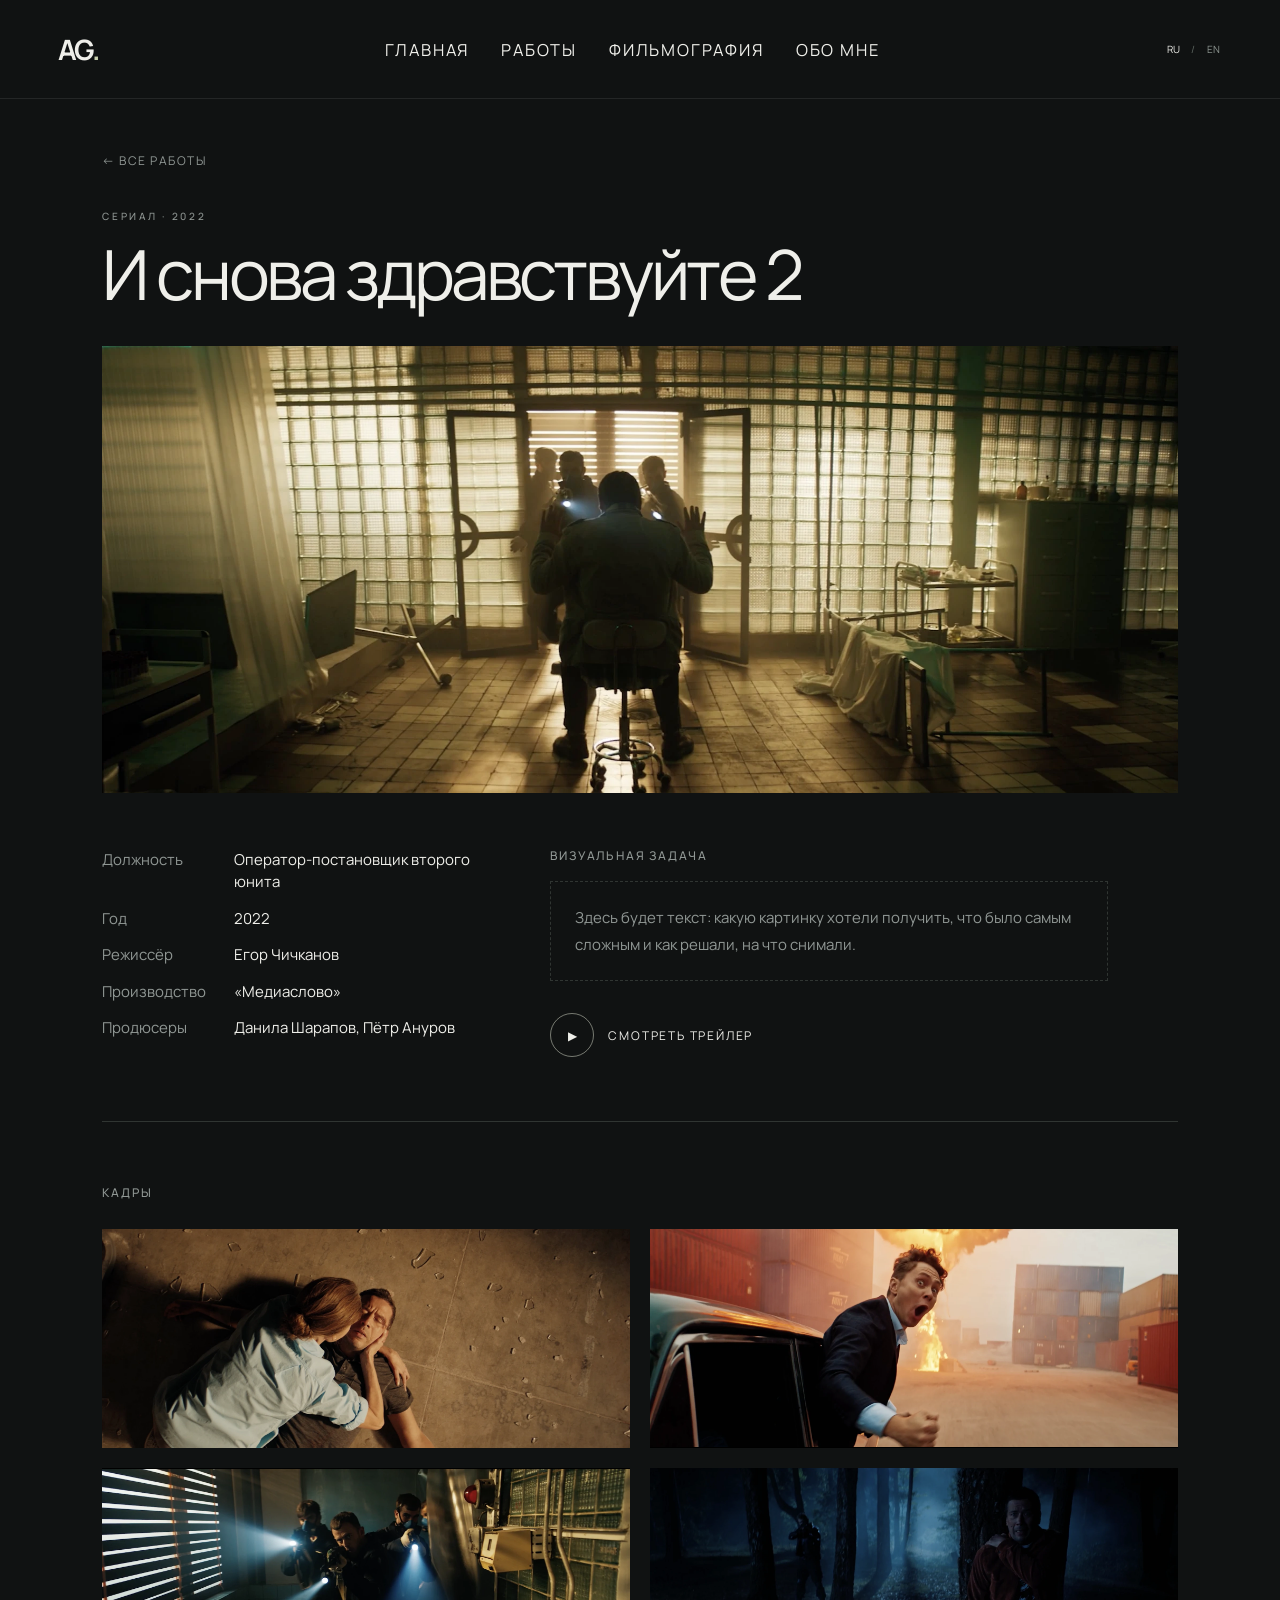
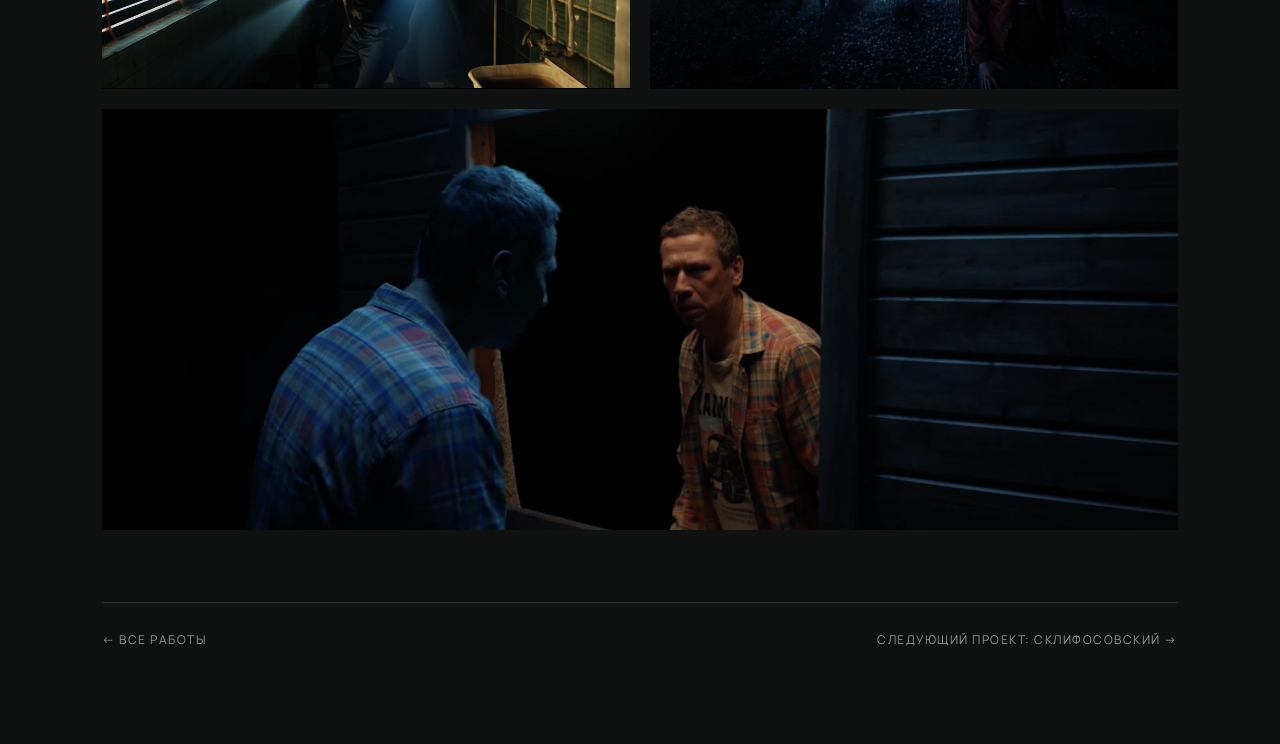
<file: prototype/i-snova-zdravstvuyte-2.html>
<!doctype html>
<html lang="ru">
<head>
  <meta charset="utf-8">
  <meta name="viewport" content="width=device-width, initial-scale=1">
  <meta name="description" content="«И снова здравствуйте 2» (2022): оператор-постановщик Александр Горулёв. Кадры, трейлер и визуальное решение проекта.">
  <title>«И снова здравствуйте 2» — оператор-постановщик Александр Горулёв</title>
  <link rel="canonical" href="https://alexandergorulev.com/i-snova-zdravstvuyte-2">
  <link rel="stylesheet" href="styles.css?v=shared-nav-1">
  <link rel="stylesheet" href="works-trailers.css">
  <link rel="stylesheet" href="project.css?v=2">
  <script src="content.js?v=pages-3" defer></script>
  <script src="projects-i18n.js?v=1" defer></script>
  <script src="app.js?v=pages-4" defer></script>
  <script src="project.js?v=1" defer></script>
</head>
<body id="top" class="inner-page" data-page-title="work"
      data-title-ru="«И снова здравствуйте 2» — оператор-постановщик Александр Горулёв"
      data-title-en="Hello Again 2 — Alexander Gorulev, Director of Photography">
  <a class="skip-link" href="#main" data-i18n="skipContent">Перейти к содержанию</a>
  <header class="header">
    <a class="wordmark" href="index.html" aria-label="На главную">AG<span class="wordmark-dot">.</span></a>
    <nav class="desktop-nav" aria-label="Основная навигация">
      <a href="index.html" data-i18n="homeNav">Главная</a>
      <a href="works.html" data-i18n="work">Работы</a>
      <a href="filmography.html" data-i18n="filmographyTitle">Фильмография</a>
      <a href="about.html" data-i18n="about">Обо мне</a>
    </nav>
    <div class="header-actions">
      <div class="languages" aria-label="Language"><button data-lang="ru" aria-pressed="true">RU</button><span>/</span><button data-lang="en" aria-pressed="false">EN</button></div>
      <button class="menu-toggle" aria-expanded="false" aria-controls="mobile-nav" aria-label="Открыть меню"><span></span><span></span></button>
    </div>
    <nav id="mobile-nav" class="mobile-nav" aria-label="Мобильная навигация" hidden>
      <a href="index.html" data-i18n="homeNav">Главная</a>
      <a href="works.html" data-i18n="work">Работы</a>
      <a href="filmography.html" data-i18n="filmographyTitle">Фильмография</a>
      <a href="about.html" data-i18n="about">Обо мне</a>
    </nav>
  </header>

  <main id="main" class="page-content">
    <article class="project-page section-pad" data-project="И снова здравствуйте 2">
      <a class="back-link" href="works.html" data-i18n="allWorks">← Все работы</a>

      <header class="project-head">
        <p class="eyebrow" data-i18n="i_snova_zdravstvuyte_2_type">Сериал · 2022</p>
        <h1 data-i18n="i_snova_zdravstvuyte_2_title">И снова здравствуйте 2</h1>
      </header>

      <figure class="project-hero">
        <img src="assets/i-snova-zdravstvuyte-2/frames/04.webp" alt="«И снова здравствуйте 2»" width="2000" height="832" fetchpriority="high">
      </figure>

      <section class="project-info">
        <dl class="project-facts">
          <dt data-i18n="projRole">Должность</dt><dd data-i18n="roleSecondUnit">Оператор-постановщик второго юнита</dd>
          <dt data-i18n="projYears">Год</dt><dd data-i18n="i_snova_zdravstvuyte_2_projYears">2022</dd>
          <dt data-i18n="projDirector">Режиссёр</dt><dd data-i18n="i_snova_zdravstvuyte_2_projDirector">Егор Чичканов</dd>
          <dt data-i18n="projCompany">Производство</dt><dd data-i18n="i_snova_zdravstvuyte_2_projCompany">«Медиаслово»</dd>
          <dt data-i18n="projProducers">Продюсеры</dt><dd data-i18n="i_snova_zdravstvuyte_2_projProducers">Данила Шарапов, Пётр Ануров</dd>
        </dl>
        <div class="project-task">
          <h2 data-i18n="projTask">Визуальная задача</h2>
          <!-- DRAFT: Alexander will provide this text (RU + EN) -->
          <p class="draft-note" data-i18n="projTaskDraft">Здесь будет текст: какую картинку хотели получить, что было самым сложным и как решали, на что снимали.</p>
          <button class="trailer-button" type="button" data-trailer="https://rutube.ru/play/embed/b9c6055252d8a825af04c0461179443d/" aria-haspopup="dialog"><span class="play-icon" aria-hidden="true">▶</span><span data-i18n="projTrailer">Смотреть трейлер</span></button>
        </div>
      </section>

      <section class="project-frames" aria-labelledby="frames-title">
        <h2 id="frames-title" data-i18n="projFrames">Кадры</h2>
        <div class="frame-grid">
          <button type="button"><img src="assets/i-snova-zdravstvuyte-2/frames/01.webp" alt="«И снова здравствуйте 2», кадр 1" width="2000" height="830" loading="lazy"></button>
          <button type="button"><img src="assets/i-snova-zdravstvuyte-2/frames/02.webp" alt="«И снова здравствуйте 2», кадр 2" width="2000" height="823" loading="lazy"></button>
          <button type="button"><img src="assets/i-snova-zdravstvuyte-2/frames/03.webp" alt="«И снова здравствуйте 2», кадр 3" width="2000" height="829" loading="lazy"></button>
          <button type="button"><img src="assets/i-snova-zdravstvuyte-2/frames/05.webp" alt="«И снова здравствуйте 2», кадр 4" width="2000" height="839" loading="lazy"></button>
          <button type="button"><img src="assets/i-snova-zdravstvuyte-2/frames/06.webp" alt="«И снова здравствуйте 2», кадр 5" width="2000" height="783" loading="lazy"></button>
        </div>
      </section>

      <nav class="project-next" aria-label="Проекты">
        <a href="works.html" data-i18n="allWorks">← Все работы</a>
        <a href="sklifosovsky.html"><span data-i18n="projNext">Следующий проект</span>: <span data-i18n="sklifosovsky_title">Склифосовский</span> →</a>
      </nav>
    </article>
  </main>

  <dialog id="trailer-dialog" aria-label="Трейлер / Trailer">
    <div class="dialog-top">
      <p class="eyebrow" data-i18n="i_snova_zdravstvuyte_2_title">И снова здравствуйте 2</p>
      <button class="close-button" type="button" aria-label="Закрыть / Close" data-trailer-close>×</button>
    </div>
    <div id="trailer-player"></div>
  </dialog>
  <dialog id="frame-dialog" aria-label="Кадр / Frame">
    <div class="dialog-top">
      <p class="eyebrow" data-i18n="i_snova_zdravstvuyte_2_title">И снова здравствуйте 2</p>
      <button class="close-button" type="button" aria-label="Закрыть / Close" data-frame-close>×</button>
    </div>
    <img alt="">
  </dialog>
</body>
</html>
</file>
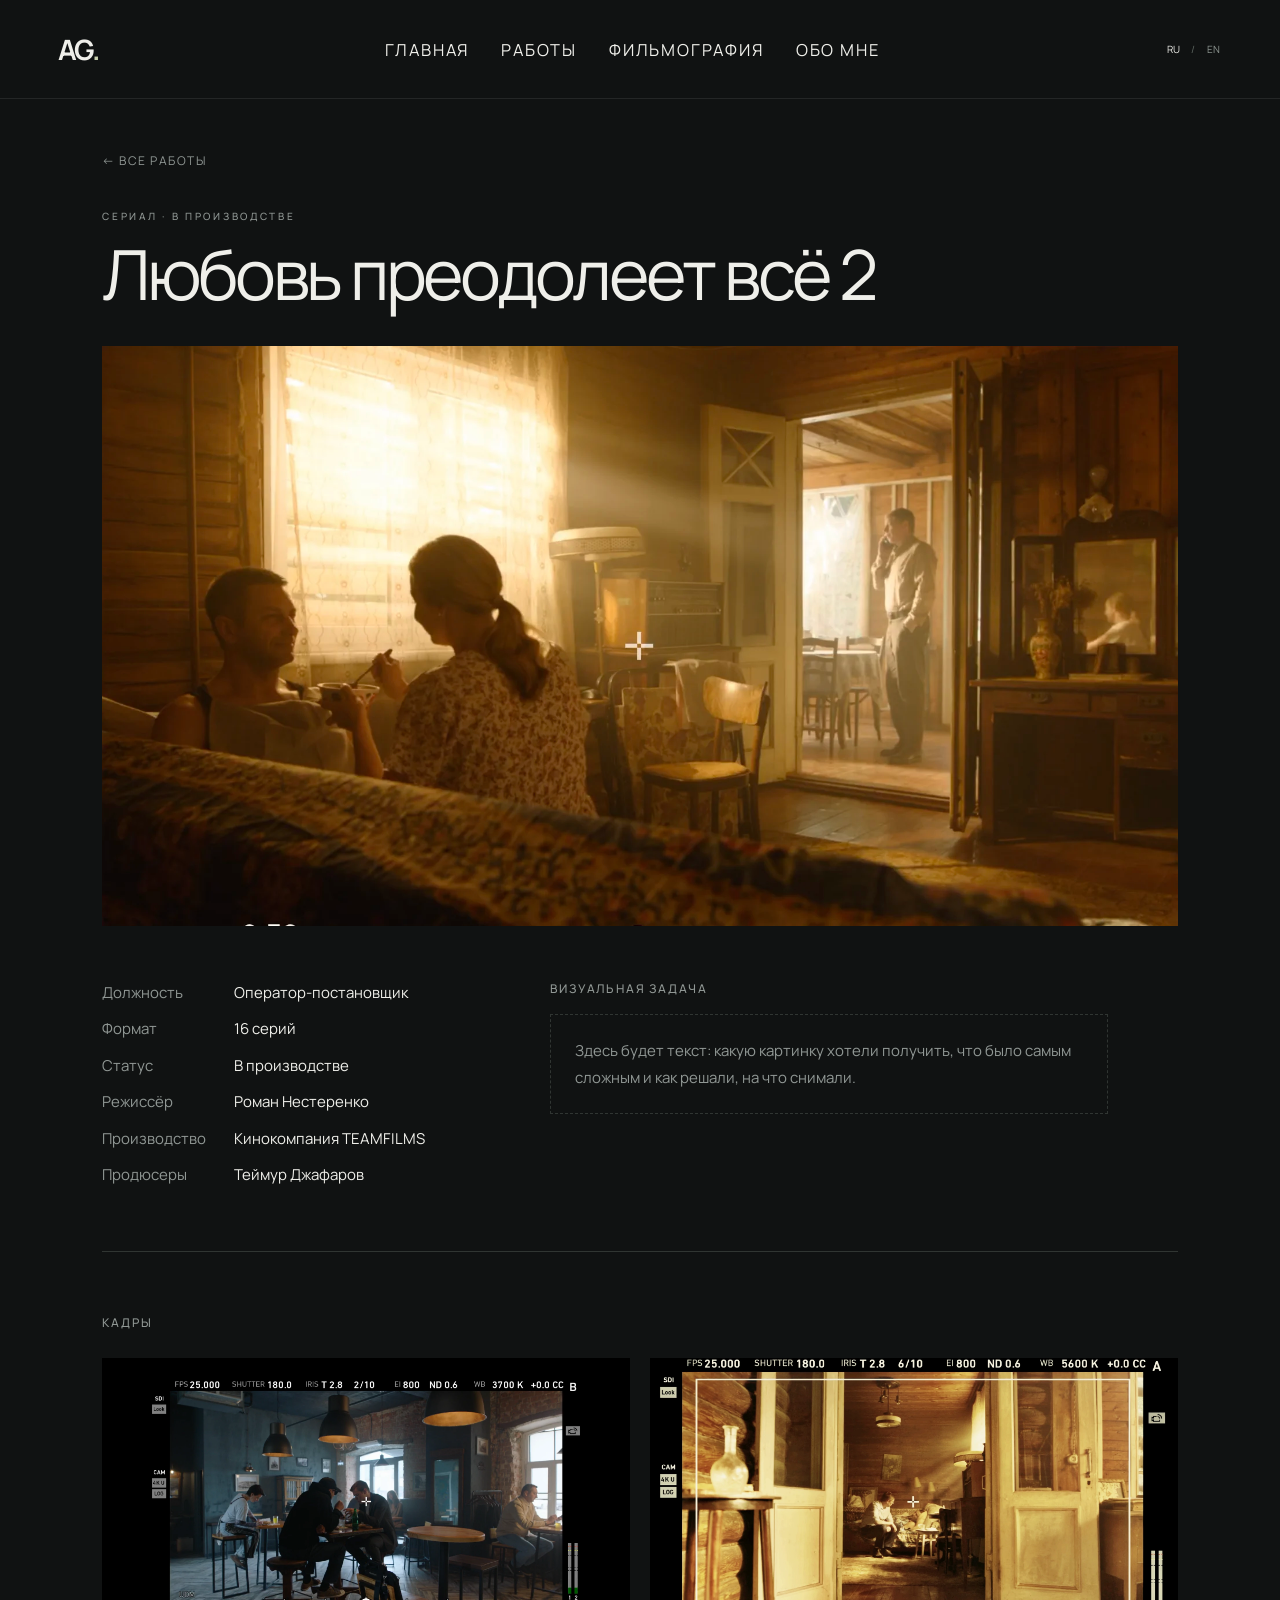
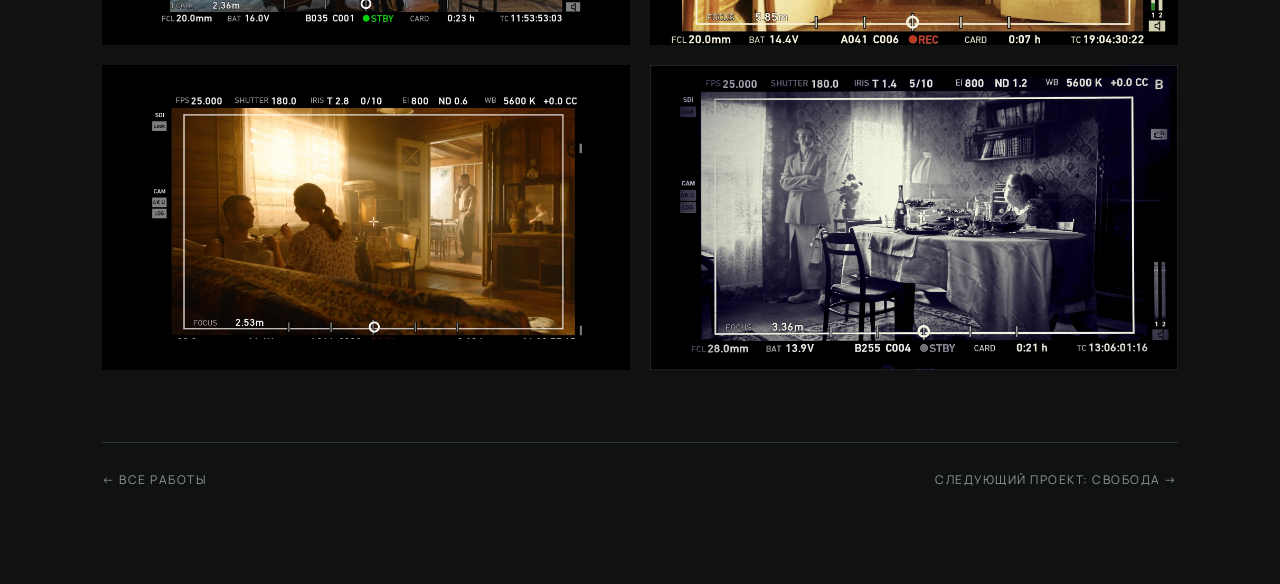
<file: prototype/lyubov-preodoleet-vse-2.html>
<!doctype html>
<html lang="ru">
<head>
  <meta charset="utf-8">
  <meta name="viewport" content="width=device-width, initial-scale=1">
  <meta name="description" content="«Любовь преодолеет всё 2» (в производстве): оператор-постановщик Александр Горулёв. Кадры, трейлер и визуальное решение проекта.">
  <title>«Любовь преодолеет всё 2» — оператор-постановщик Александр Горулёв</title>
  <link rel="canonical" href="https://alexandergorulev.com/lyubov-preodoleet-vse-2">
  <link rel="stylesheet" href="styles.css?v=shared-nav-1">
  <link rel="stylesheet" href="works-trailers.css">
  <link rel="stylesheet" href="project.css?v=2">
  <script src="content.js?v=pages-3" defer></script>
  <script src="projects-i18n.js?v=1" defer></script>
  <script src="app.js?v=pages-4" defer></script>
  <script src="project.js?v=1" defer></script>
</head>
<body id="top" class="inner-page" data-page-title="work"
      data-title-ru="«Любовь преодолеет всё 2» — оператор-постановщик Александр Горулёв"
      data-title-en="Love Will Conquer All 2 — Alexander Gorulev, Director of Photography">
  <a class="skip-link" href="#main" data-i18n="skipContent">Перейти к содержанию</a>
  <header class="header">
    <a class="wordmark" href="index.html" aria-label="На главную">AG<span class="wordmark-dot">.</span></a>
    <nav class="desktop-nav" aria-label="Основная навигация">
      <a href="index.html" data-i18n="homeNav">Главная</a>
      <a href="works.html" data-i18n="work">Работы</a>
      <a href="filmography.html" data-i18n="filmographyTitle">Фильмография</a>
      <a href="about.html" data-i18n="about">Обо мне</a>
    </nav>
    <div class="header-actions">
      <div class="languages" aria-label="Language"><button data-lang="ru" aria-pressed="true">RU</button><span>/</span><button data-lang="en" aria-pressed="false">EN</button></div>
      <button class="menu-toggle" aria-expanded="false" aria-controls="mobile-nav" aria-label="Открыть меню"><span></span><span></span></button>
    </div>
    <nav id="mobile-nav" class="mobile-nav" aria-label="Мобильная навигация" hidden>
      <a href="index.html" data-i18n="homeNav">Главная</a>
      <a href="works.html" data-i18n="work">Работы</a>
      <a href="filmography.html" data-i18n="filmographyTitle">Фильмография</a>
      <a href="about.html" data-i18n="about">Обо мне</a>
    </nav>
  </header>

  <main id="main" class="page-content">
    <article class="project-page section-pad" data-project="Любовь преодолеет всё 2">
      <a class="back-link" href="works.html" data-i18n="allWorks">← Все работы</a>

      <header class="project-head">
        <p class="eyebrow" data-i18n="lyubov_preodoleet_vse_2_type">Сериал · в производстве</p>
        <h1 data-i18n="lyubov_preodoleet_vse_2_title">Любовь преодолеет всё 2</h1>
      </header>

      <figure class="project-hero">
        <img src="assets/lyubov-preodoleet-vse-2/cover.webp" alt="«Любовь преодолеет всё 2»" width="1860" height="1004" fetchpriority="high">
      </figure>

      <section class="project-info">
        <dl class="project-facts">
          <dt data-i18n="projRole">Должность</dt><dd data-i18n="roleDop">Оператор-постановщик</dd>
          <dt data-i18n="projFormat">Формат</dt><dd data-i18n="lyubov_preodoleet_vse_2_projFormat">16 серий</dd>
          <dt data-i18n="projStatus">Статус</dt><dd data-i18n="lyubov_preodoleet_vse_2_projStatus">В производстве</dd>
          <dt data-i18n="projDirector">Режиссёр</dt><dd data-i18n="lyubov_preodoleet_vse_2_projDirector">Роман Нестеренко</dd>
          <dt data-i18n="projCompany">Производство</dt><dd data-i18n="lyubov_preodoleet_vse_2_projCompany">Кинокомпания TEAMFILMS</dd>
          <dt data-i18n="projProducers">Продюсеры</dt><dd data-i18n="lyubov_preodoleet_vse_2_projProducers">Теймур Джафаров</dd>
        </dl>
        <div class="project-task">
          <h2 data-i18n="projTask">Визуальная задача</h2>
          <!-- DRAFT: Alexander will provide this text (RU + EN) -->
          <p class="draft-note" data-i18n="projTaskDraft">Здесь будет текст: какую картинку хотели получить, что было самым сложным и как решали, на что снимали.</p>
        </div>
      </section>

      <section class="project-frames" aria-labelledby="frames-title">
        <h2 id="frames-title" data-i18n="projFrames">Кадры</h2>
        <div class="frame-grid">
          <button type="button"><img src="assets/lyubov-preodoleet-vse-2/frames/01.webp" alt="«Любовь преодолеет всё 2», кадр 1" width="2000" height="920" loading="lazy"></button>
          <button type="button"><img src="assets/lyubov-preodoleet-vse-2/frames/02.webp" alt="«Любовь преодолеет всё 2», кадр 2" width="2000" height="1086" loading="lazy"></button>
          <button type="button"><img src="assets/lyubov-preodoleet-vse-2/frames/03.webp" alt="«Любовь преодолеет всё 2», кадр 3" width="2000" height="920" loading="lazy"></button>
          <button type="button"><img src="assets/lyubov-preodoleet-vse-2/frames/04.webp" alt="«Любовь преодолеет всё 2», кадр 4" width="2000" height="1159" loading="lazy"></button>
        </div>
      </section>

      <nav class="project-next" aria-label="Проекты">
        <a href="works.html" data-i18n="allWorks">← Все работы</a>
        <a href="svoboda.html"><span data-i18n="projNext">Следующий проект</span>: <span data-i18n="svoboda_title">Свобода</span> →</a>
      </nav>
    </article>
  </main>

  <dialog id="frame-dialog" aria-label="Кадр / Frame">
    <div class="dialog-top">
      <p class="eyebrow" data-i18n="lyubov_preodoleet_vse_2_title">Любовь преодолеет всё 2</p>
      <button class="close-button" type="button" aria-label="Закрыть / Close" data-frame-close>×</button>
    </div>
    <img alt="">
  </dialog>
</body>
</html>
</file>
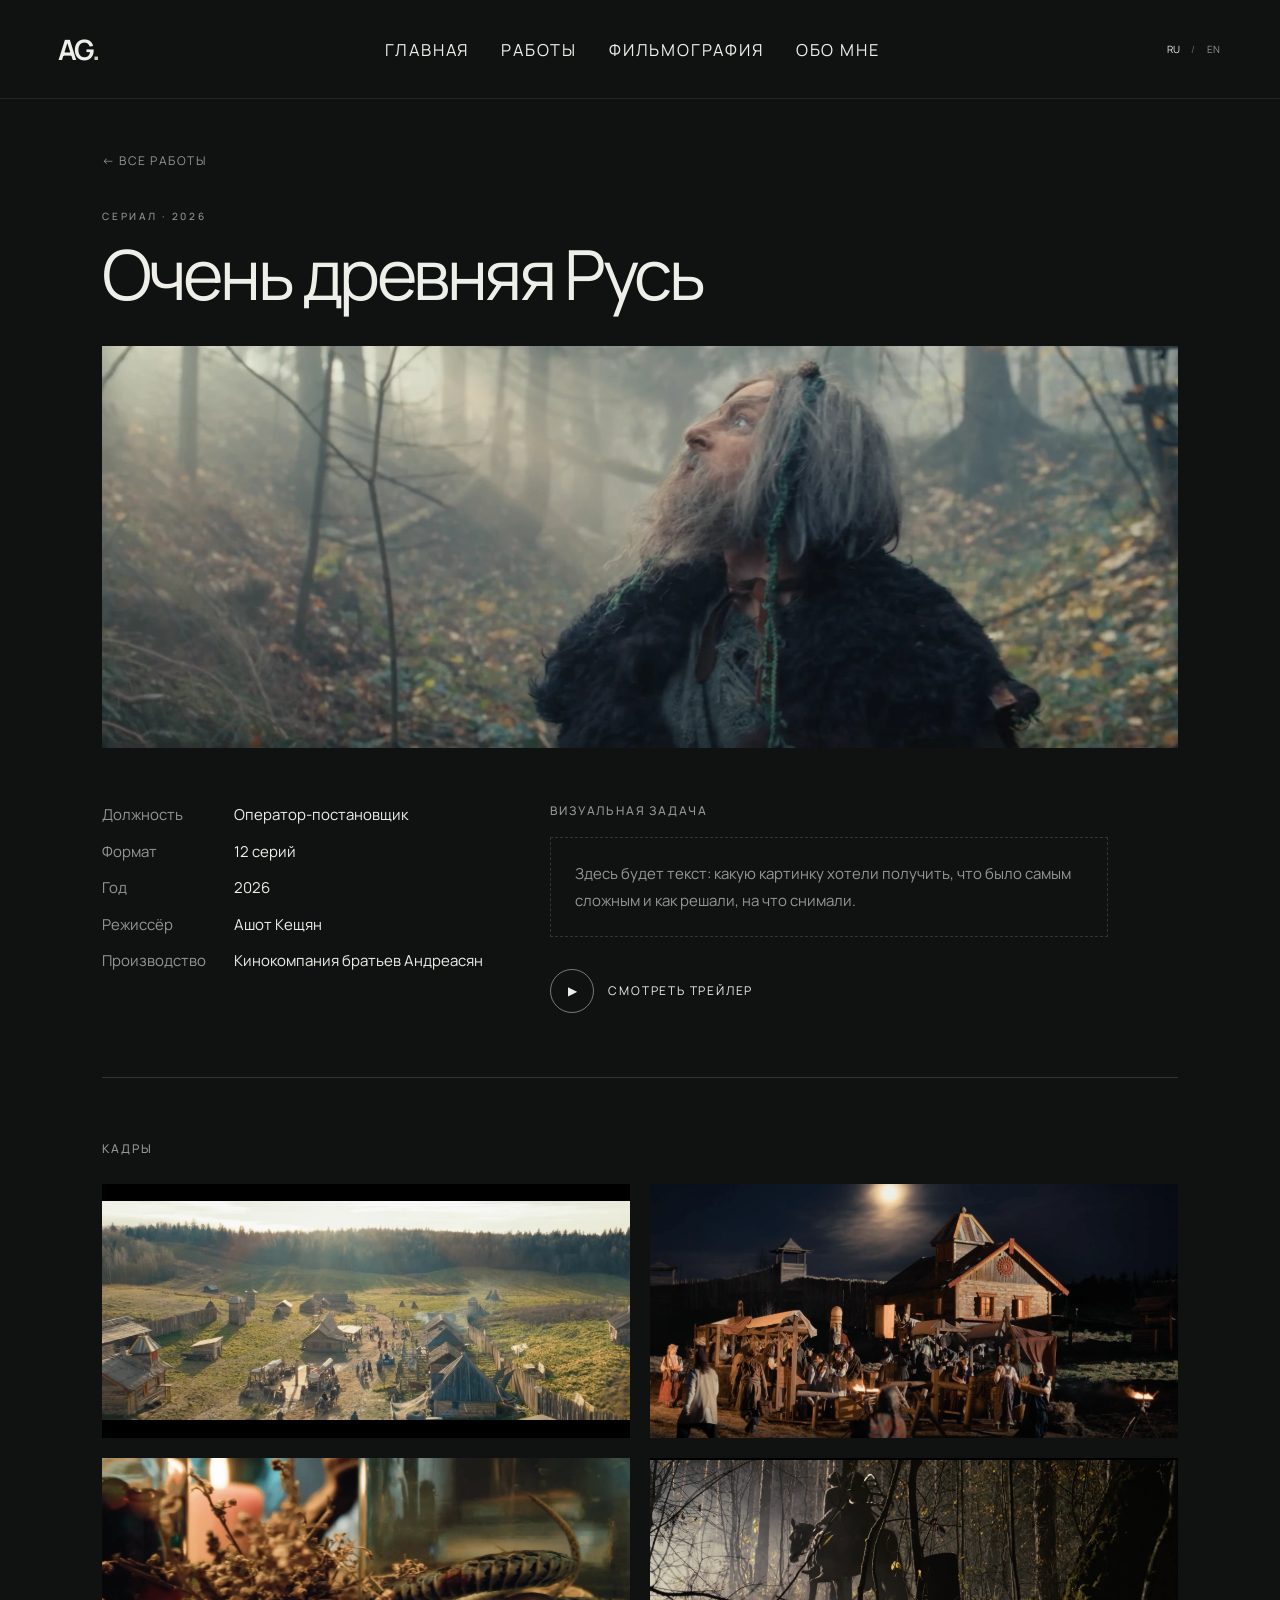
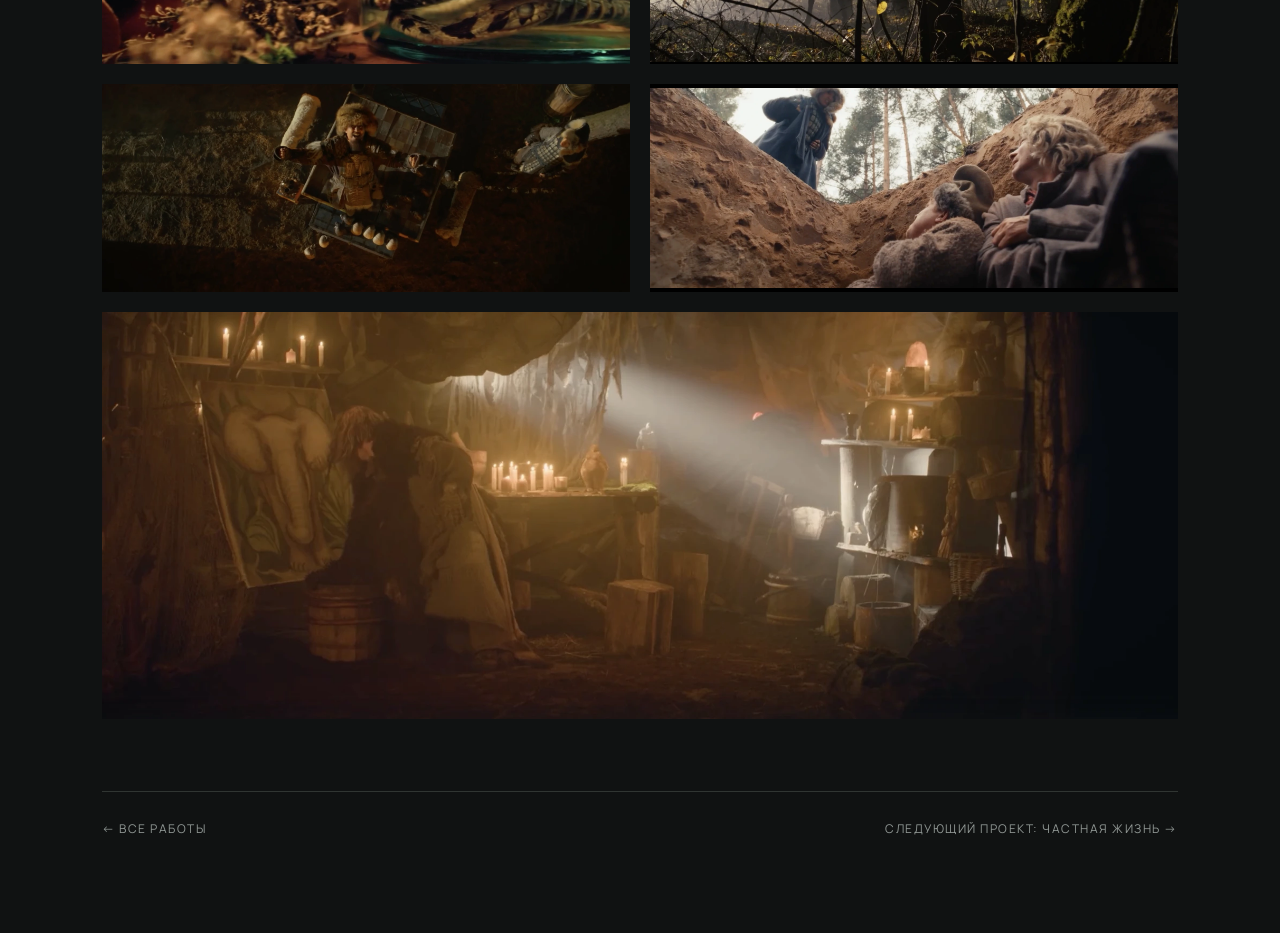
<file: prototype/ochen-drevnyaya-rus.html>
<!doctype html>
<html lang="ru">
<head>
  <meta charset="utf-8">
  <meta name="viewport" content="width=device-width, initial-scale=1">
  <meta name="description" content="«Очень древняя Русь» (2026): оператор-постановщик Александр Горулёв. Кадры, трейлер и визуальное решение проекта.">
  <title>«Очень древняя Русь» — оператор-постановщик Александр Горулёв</title>
  <link rel="canonical" href="https://alexandergorulev.com/ochen-drevnyaya-rus">
  <link rel="stylesheet" href="styles.css?v=shared-nav-1">
  <link rel="stylesheet" href="works-trailers.css">
  <link rel="stylesheet" href="project.css?v=2">
  <script src="content.js?v=pages-3" defer></script>
  <script src="projects-i18n.js?v=1" defer></script>
  <script src="app.js?v=pages-4" defer></script>
  <script src="project.js?v=1" defer></script>
</head>
<body id="top" class="inner-page" data-page-title="work"
      data-title-ru="«Очень древняя Русь» — оператор-постановщик Александр Горулёв"
      data-title-en="Very Ancient Rus — Alexander Gorulev, Director of Photography">
  <a class="skip-link" href="#main" data-i18n="skipContent">Перейти к содержанию</a>
  <header class="header">
    <a class="wordmark" href="index.html" aria-label="На главную">AG<span class="wordmark-dot">.</span></a>
    <nav class="desktop-nav" aria-label="Основная навигация">
      <a href="index.html" data-i18n="homeNav">Главная</a>
      <a href="works.html" data-i18n="work">Работы</a>
      <a href="filmography.html" data-i18n="filmographyTitle">Фильмография</a>
      <a href="about.html" data-i18n="about">Обо мне</a>
    </nav>
    <div class="header-actions">
      <div class="languages" aria-label="Language"><button data-lang="ru" aria-pressed="true">RU</button><span>/</span><button data-lang="en" aria-pressed="false">EN</button></div>
      <button class="menu-toggle" aria-expanded="false" aria-controls="mobile-nav" aria-label="Открыть меню"><span></span><span></span></button>
    </div>
    <nav id="mobile-nav" class="mobile-nav" aria-label="Мобильная навигация" hidden>
      <a href="index.html" data-i18n="homeNav">Главная</a>
      <a href="works.html" data-i18n="work">Работы</a>
      <a href="filmography.html" data-i18n="filmographyTitle">Фильмография</a>
      <a href="about.html" data-i18n="about">Обо мне</a>
    </nav>
  </header>

  <main id="main" class="page-content">
    <article class="project-page section-pad" data-project="Очень древняя Русь">
      <a class="back-link" href="works.html" data-i18n="allWorks">← Все работы</a>

      <header class="project-head">
        <p class="eyebrow" data-i18n="ochen_drevnyaya_rus_type">Сериал · 2026</p>
        <h1 data-i18n="ochen_drevnyaya_rus_title">Очень древняя Русь</h1>
      </header>

      <figure class="project-hero">
        <img src="assets/ochen-drevnyaya-rus/frames/07.webp" alt="«Очень древняя Русь»" width="2000" height="749" fetchpriority="high">
      </figure>

      <section class="project-info">
        <dl class="project-facts">
          <dt data-i18n="projRole">Должность</dt><dd data-i18n="roleDop">Оператор-постановщик</dd>
          <dt data-i18n="projFormat">Формат</dt><dd data-i18n="ochen_drevnyaya_rus_projFormat">12 серий</dd>
          <dt data-i18n="projYears">Год</dt><dd data-i18n="ochen_drevnyaya_rus_projYears">2026</dd>
          <dt data-i18n="projDirector">Режиссёр</dt><dd data-i18n="ochen_drevnyaya_rus_projDirector">Ашот Кещян</dd>
          <dt data-i18n="projCompany">Производство</dt><dd data-i18n="ochen_drevnyaya_rus_projCompany">Кинокомпания братьев Андреасян</dd>
        </dl>
        <div class="project-task">
          <h2 data-i18n="projTask">Визуальная задача</h2>
          <!-- DRAFT: Alexander will provide this text (RU + EN) -->
          <p class="draft-note" data-i18n="projTaskDraft">Здесь будет текст: какую картинку хотели получить, что было самым сложным и как решали, на что снимали.</p>
          <button class="trailer-button" type="button" data-trailer="https://rutube.ru/play/embed/4a14ae7486a76adde6699c98e47e1798/" aria-haspopup="dialog"><span class="play-icon" aria-hidden="true">▶</span><span data-i18n="projTrailer">Смотреть трейлер</span></button>
        </div>
      </section>

      <section class="project-frames" aria-labelledby="frames-title">
        <h2 id="frames-title" data-i18n="projFrames">Кадры</h2>
        <div class="frame-grid">
          <button type="button"><img src="assets/ochen-drevnyaya-rus/frames/01.webp" alt="«Очень древняя Русь», кадр 1" width="2000" height="830" loading="lazy"></button>
          <button type="button"><img src="assets/ochen-drevnyaya-rus/frames/02.webp" alt="«Очень древняя Русь», кадр 2" width="2000" height="963" loading="lazy"></button>
          <button type="button"><img src="assets/ochen-drevnyaya-rus/frames/03.webp" alt="«Очень древняя Русь», кадр 3" width="2000" height="782" loading="lazy"></button>
          <button type="button"><img src="assets/ochen-drevnyaya-rus/frames/04.webp" alt="«Очень древняя Русь», кадр 4" width="2000" height="766" loading="lazy"></button>
          <button type="button"><img src="assets/ochen-drevnyaya-rus/frames/05.webp" alt="«Очень древняя Русь», кадр 5" width="2000" height="789" loading="lazy"></button>
          <button type="button"><img src="assets/ochen-drevnyaya-rus/frames/06.webp" alt="«Очень древняя Русь», кадр 6" width="2000" height="759" loading="lazy"></button>
          <button type="button"><img src="assets/ochen-drevnyaya-rus/frames/08.webp" alt="«Очень древняя Русь», кадр 7" width="2000" height="756" loading="lazy"></button>
        </div>
      </section>

      <nav class="project-next" aria-label="Проекты">
        <a href="works.html" data-i18n="allWorks">← Все работы</a>
        <a href="chastnaya-zhizn.html"><span data-i18n="projNext">Следующий проект</span>: <span data-i18n="chastnaya_zhizn_title">Частная жизнь</span> →</a>
      </nav>
    </article>
  </main>

  <dialog id="trailer-dialog" aria-label="Трейлер / Trailer">
    <div class="dialog-top">
      <p class="eyebrow" data-i18n="ochen_drevnyaya_rus_title">Очень древняя Русь</p>
      <button class="close-button" type="button" aria-label="Закрыть / Close" data-trailer-close>×</button>
    </div>
    <div id="trailer-player"></div>
  </dialog>
  <dialog id="frame-dialog" aria-label="Кадр / Frame">
    <div class="dialog-top">
      <p class="eyebrow" data-i18n="ochen_drevnyaya_rus_title">Очень древняя Русь</p>
      <button class="close-button" type="button" aria-label="Закрыть / Close" data-frame-close>×</button>
    </div>
    <img alt="">
  </dialog>
</body>
</html>
</file>
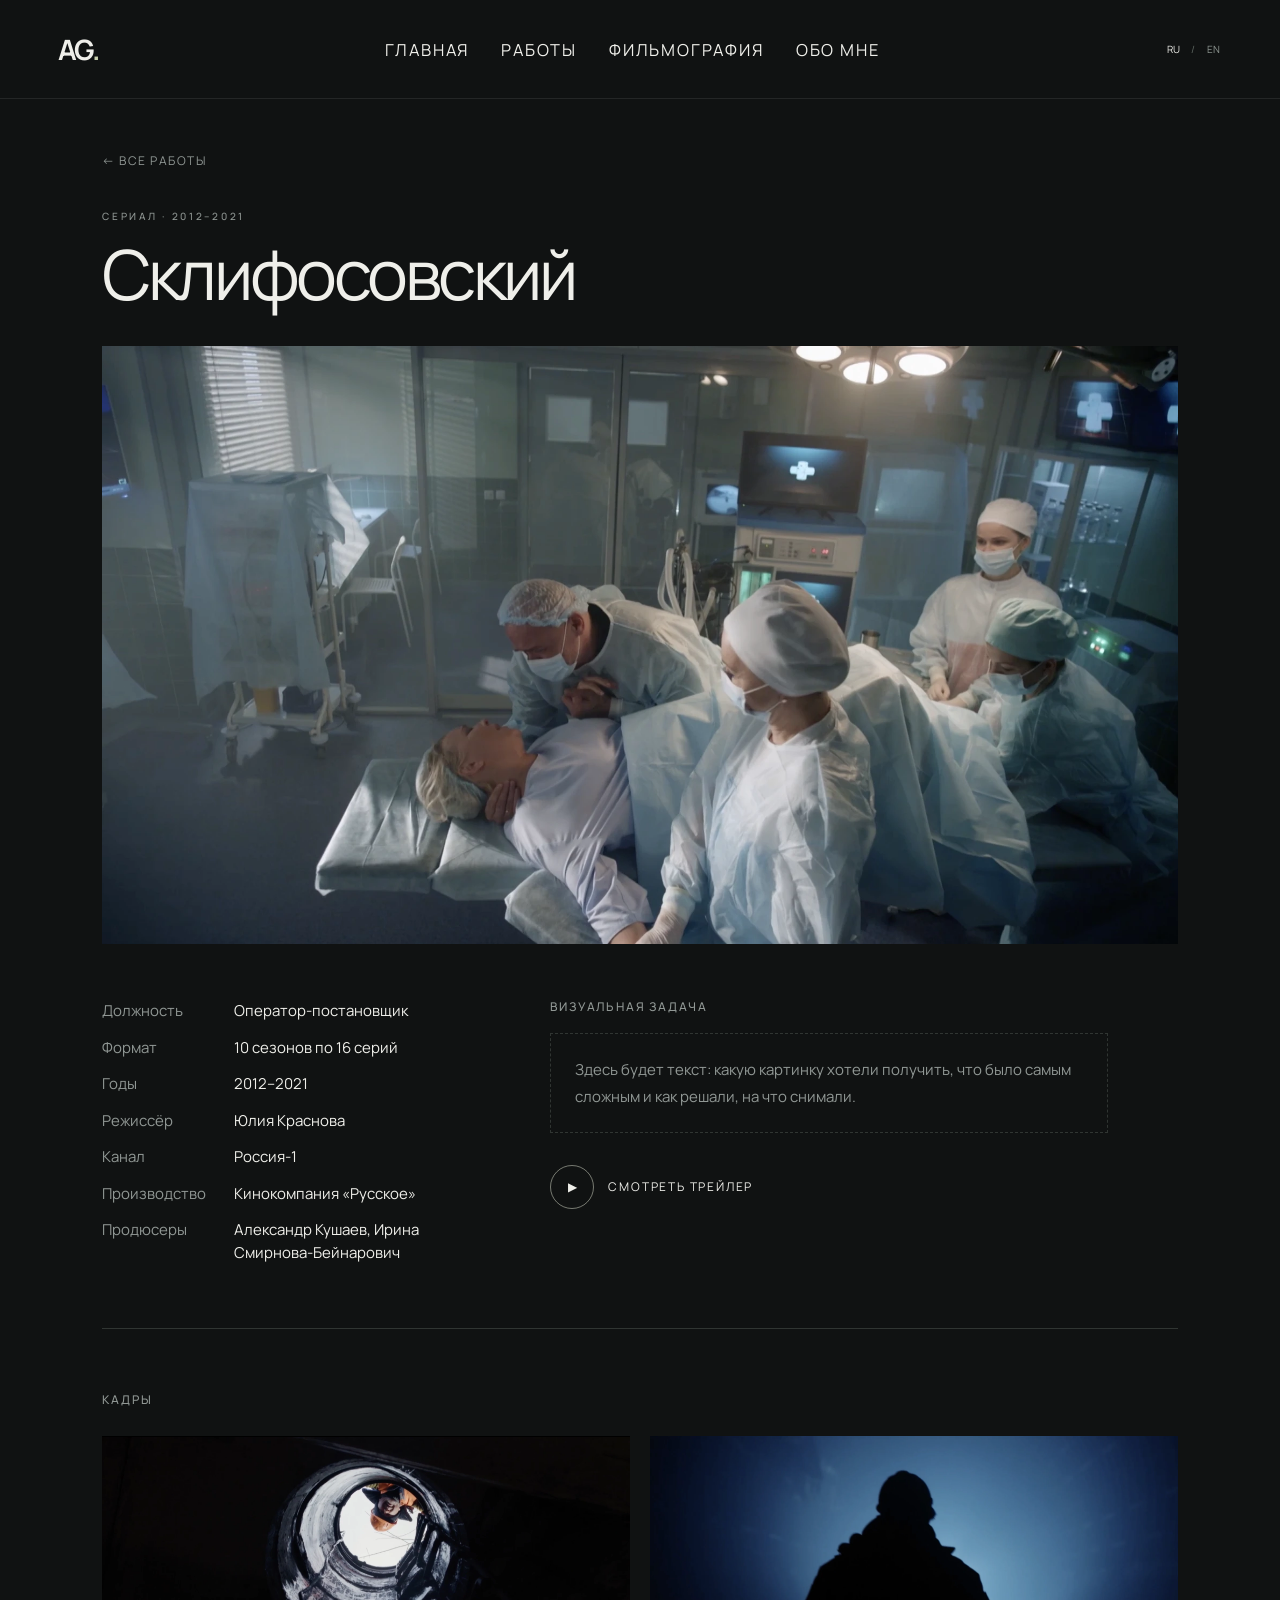
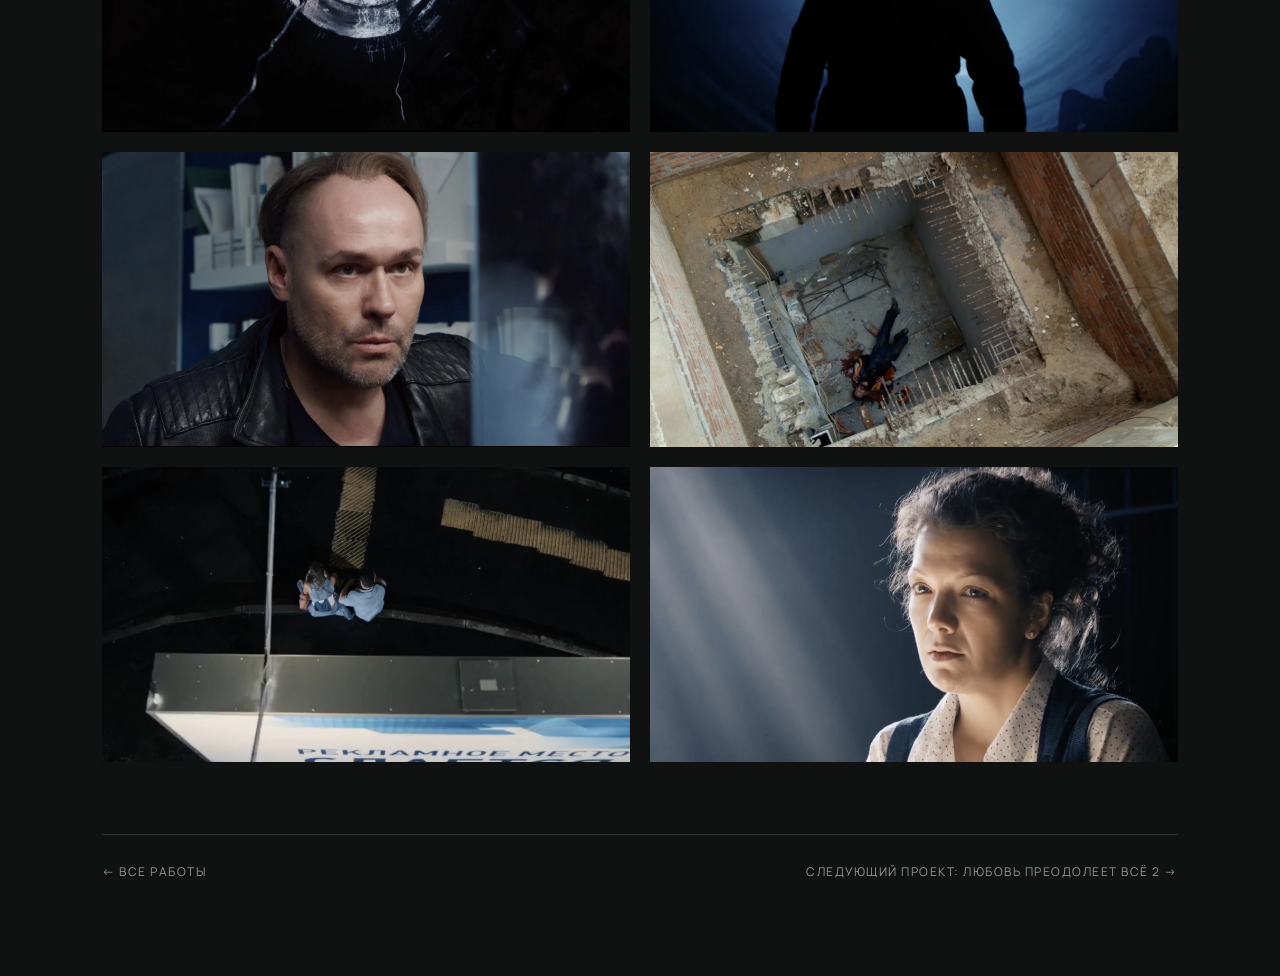
<file: prototype/sklifosovsky.html>
<!doctype html>
<html lang="ru">
<head>
  <meta charset="utf-8">
  <meta name="viewport" content="width=device-width, initial-scale=1">
  <meta name="description" content="«Склифосовский» (2012–2021): оператор-постановщик Александр Горулёв. Кадры, трейлер и визуальное решение проекта.">
  <title>«Склифосовский» — оператор-постановщик Александр Горулёв</title>
  <link rel="canonical" href="https://alexandergorulev.com/sklifosovsky">
  <link rel="stylesheet" href="styles.css?v=shared-nav-1">
  <link rel="stylesheet" href="works-trailers.css">
  <link rel="stylesheet" href="project.css?v=2">
  <script src="content.js?v=pages-3" defer></script>
  <script src="projects-i18n.js?v=1" defer></script>
  <script src="app.js?v=pages-4" defer></script>
  <script src="project.js?v=1" defer></script>
</head>
<body id="top" class="inner-page" data-page-title="work"
      data-title-ru="«Склифосовский» — оператор-постановщик Александр Горулёв"
      data-title-en="Sklifosovsky — Alexander Gorulev, Director of Photography">
  <a class="skip-link" href="#main" data-i18n="skipContent">Перейти к содержанию</a>
  <header class="header">
    <a class="wordmark" href="index.html" aria-label="На главную">AG<span class="wordmark-dot">.</span></a>
    <nav class="desktop-nav" aria-label="Основная навигация">
      <a href="index.html" data-i18n="homeNav">Главная</a>
      <a href="works.html" data-i18n="work">Работы</a>
      <a href="filmography.html" data-i18n="filmographyTitle">Фильмография</a>
      <a href="about.html" data-i18n="about">Обо мне</a>
    </nav>
    <div class="header-actions">
      <div class="languages" aria-label="Language"><button data-lang="ru" aria-pressed="true">RU</button><span>/</span><button data-lang="en" aria-pressed="false">EN</button></div>
      <button class="menu-toggle" aria-expanded="false" aria-controls="mobile-nav" aria-label="Открыть меню"><span></span><span></span></button>
    </div>
    <nav id="mobile-nav" class="mobile-nav" aria-label="Мобильная навигация" hidden>
      <a href="index.html" data-i18n="homeNav">Главная</a>
      <a href="works.html" data-i18n="work">Работы</a>
      <a href="filmography.html" data-i18n="filmographyTitle">Фильмография</a>
      <a href="about.html" data-i18n="about">Обо мне</a>
    </nav>
  </header>

  <main id="main" class="page-content">
    <article class="project-page section-pad" data-project="Склифосовский">
      <a class="back-link" href="works.html" data-i18n="allWorks">← Все работы</a>

      <header class="project-head">
        <p class="eyebrow" data-i18n="sklifosovsky_type">Сериал · 2012–2021</p>
        <h1 data-i18n="sklifosovsky_title">Склифосовский</h1>
      </header>

      <figure class="project-hero">
        <img src="assets/sklifosovsky/frames/01.webp" alt="«Склифосовский»" width="2000" height="1114" fetchpriority="high">
      </figure>

      <section class="project-info">
        <dl class="project-facts">
          <dt data-i18n="projRole">Должность</dt><dd data-i18n="roleDop">Оператор-постановщик</dd>
          <dt data-i18n="projFormat">Формат</dt><dd data-i18n="sklifosovsky_projFormat">10 сезонов по 16 серий</dd>
          <dt data-i18n="projYearsRange">Годы</dt><dd data-i18n="sklifosovsky_projYearsRange">2012–2021</dd>
          <dt data-i18n="projDirector">Режиссёр</dt><dd data-i18n="sklifosovsky_projDirector">Юлия Краснова</dd>
          <dt data-i18n="projChannel">Канал</dt><dd data-i18n="sklifosovsky_projChannel">Россия-1</dd>
          <dt data-i18n="projCompany">Производство</dt><dd data-i18n="sklifosovsky_projCompany">Кинокомпания «Русское»</dd>
          <dt data-i18n="projProducers">Продюсеры</dt><dd data-i18n="sklifosovsky_projProducers">Александр Кушаев, Ирина Смирнова-Бейнарович</dd>
        </dl>
        <div class="project-task">
          <h2 data-i18n="projTask">Визуальная задача</h2>
          <!-- DRAFT: Alexander will provide this text (RU + EN) -->
          <p class="draft-note" data-i18n="projTaskDraft">Здесь будет текст: какую картинку хотели получить, что было самым сложным и как решали, на что снимали.</p>
          <button class="trailer-button" type="button" data-trailer="https://www.youtube.com/embed/Xc1z1KSlbRs" aria-haspopup="dialog"><span class="play-icon" aria-hidden="true">▶</span><span data-i18n="projTrailer">Смотреть трейлер</span></button>
        </div>
      </section>

      <section class="project-frames" aria-labelledby="frames-title">
        <h2 id="frames-title" data-i18n="projFrames">Кадры</h2>
        <div class="frame-grid">
          <button type="button"><img src="assets/sklifosovsky/frames/02.webp" alt="«Склифосовский», кадр 1" width="2000" height="1113" loading="lazy"></button>
          <button type="button"><img src="assets/sklifosovsky/frames/03.webp" alt="«Склифосовский», кадр 2" width="2000" height="1121" loading="lazy"></button>
          <button type="button"><img src="assets/sklifosovsky/frames/04.webp" alt="«Склифосовский», кадр 3" width="2000" height="1116" loading="lazy"></button>
          <button type="button"><img src="assets/sklifosovsky/frames/05.webp" alt="«Склифосовский», кадр 4" width="2000" height="1120" loading="lazy"></button>
          <button type="button"><img src="assets/sklifosovsky/frames/06.webp" alt="«Склифосовский», кадр 5" width="2000" height="1120" loading="lazy"></button>
          <button type="button"><img src="assets/sklifosovsky/frames/07.webp" alt="«Склифосовский», кадр 6" width="2000" height="1116" loading="lazy"></button>
        </div>
      </section>

      <nav class="project-next" aria-label="Проекты">
        <a href="works.html" data-i18n="allWorks">← Все работы</a>
        <a href="lyubov-preodoleet-vse-2.html"><span data-i18n="projNext">Следующий проект</span>: <span data-i18n="lyubov_preodoleet_vse_2_title">Любовь преодолеет всё 2</span> →</a>
      </nav>
    </article>
  </main>

  <dialog id="trailer-dialog" aria-label="Трейлер / Trailer">
    <div class="dialog-top">
      <p class="eyebrow" data-i18n="sklifosovsky_title">Склифосовский</p>
      <button class="close-button" type="button" aria-label="Закрыть / Close" data-trailer-close>×</button>
    </div>
    <div id="trailer-player"></div>
  </dialog>
  <dialog id="frame-dialog" aria-label="Кадр / Frame">
    <div class="dialog-top">
      <p class="eyebrow" data-i18n="sklifosovsky_title">Склифосовский</p>
      <button class="close-button" type="button" aria-label="Закрыть / Close" data-frame-close>×</button>
    </div>
    <img alt="">
  </dialog>
</body>
</html>
</file>
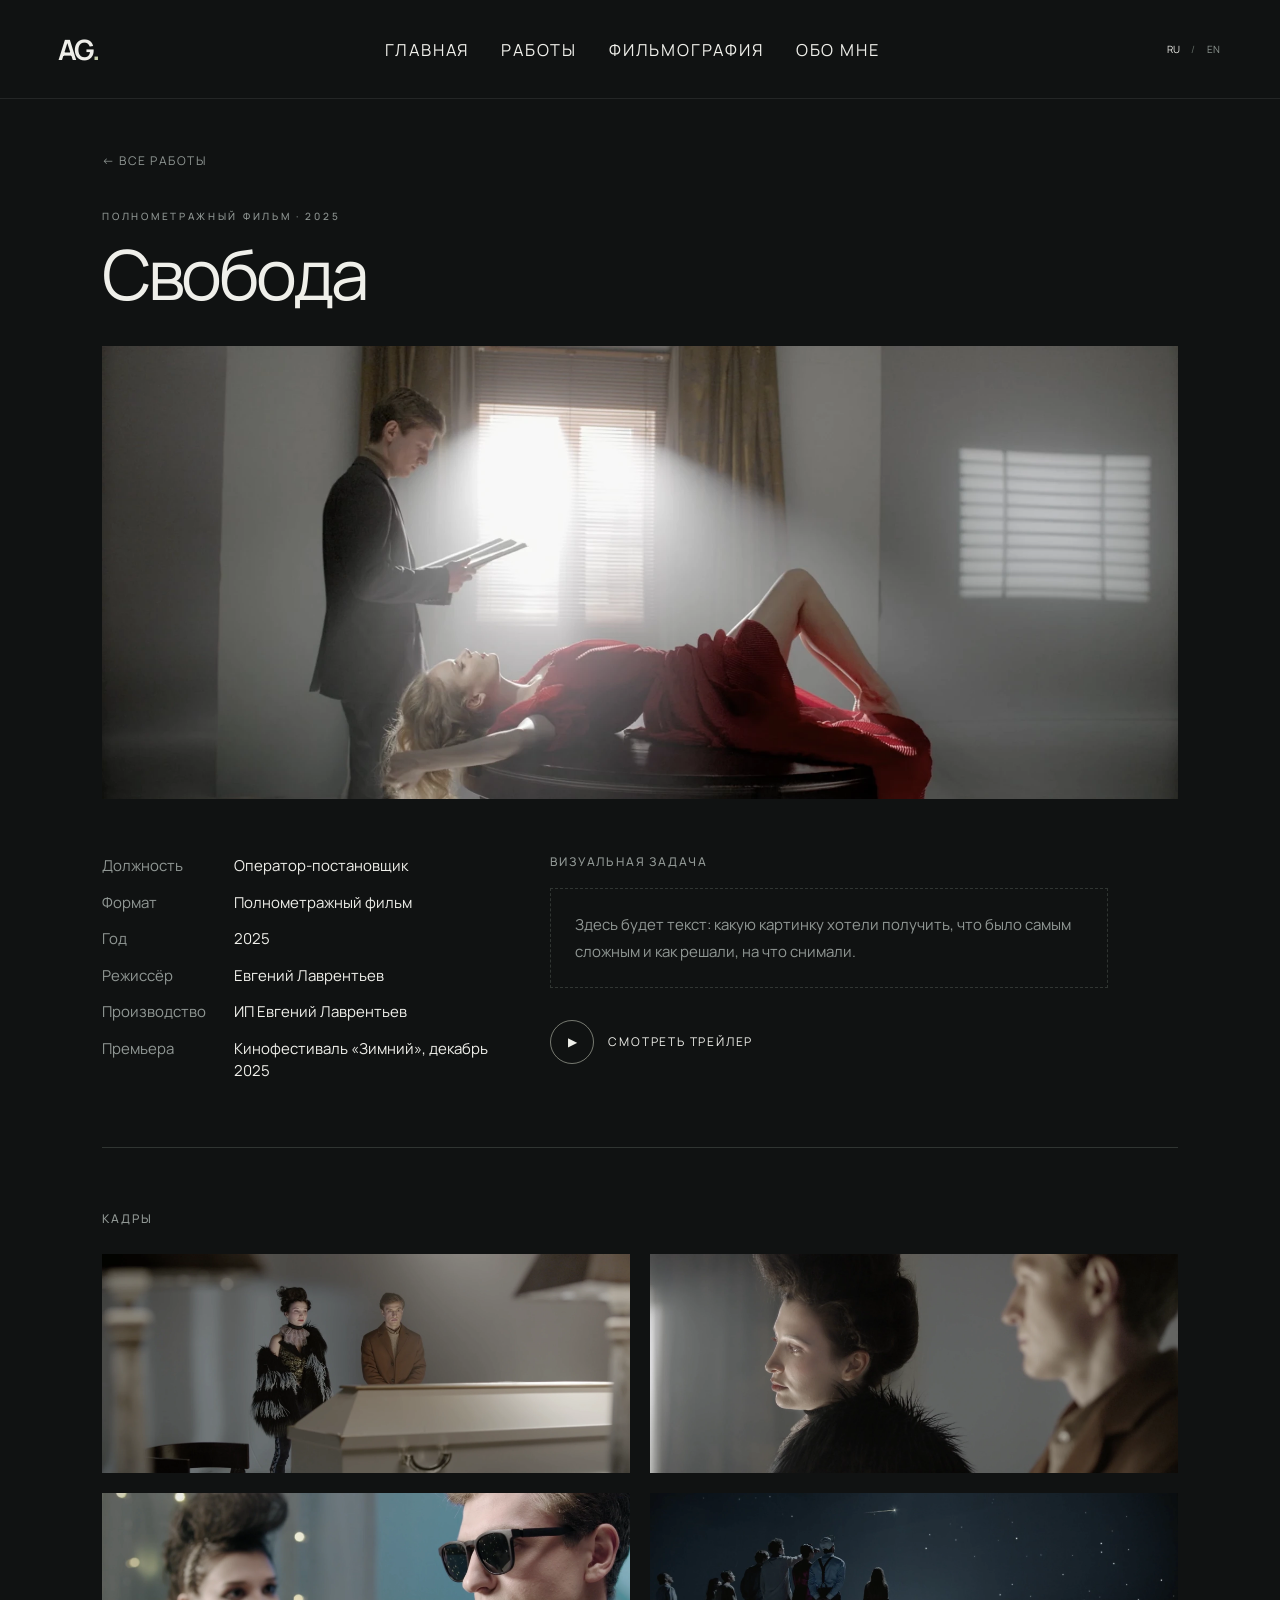
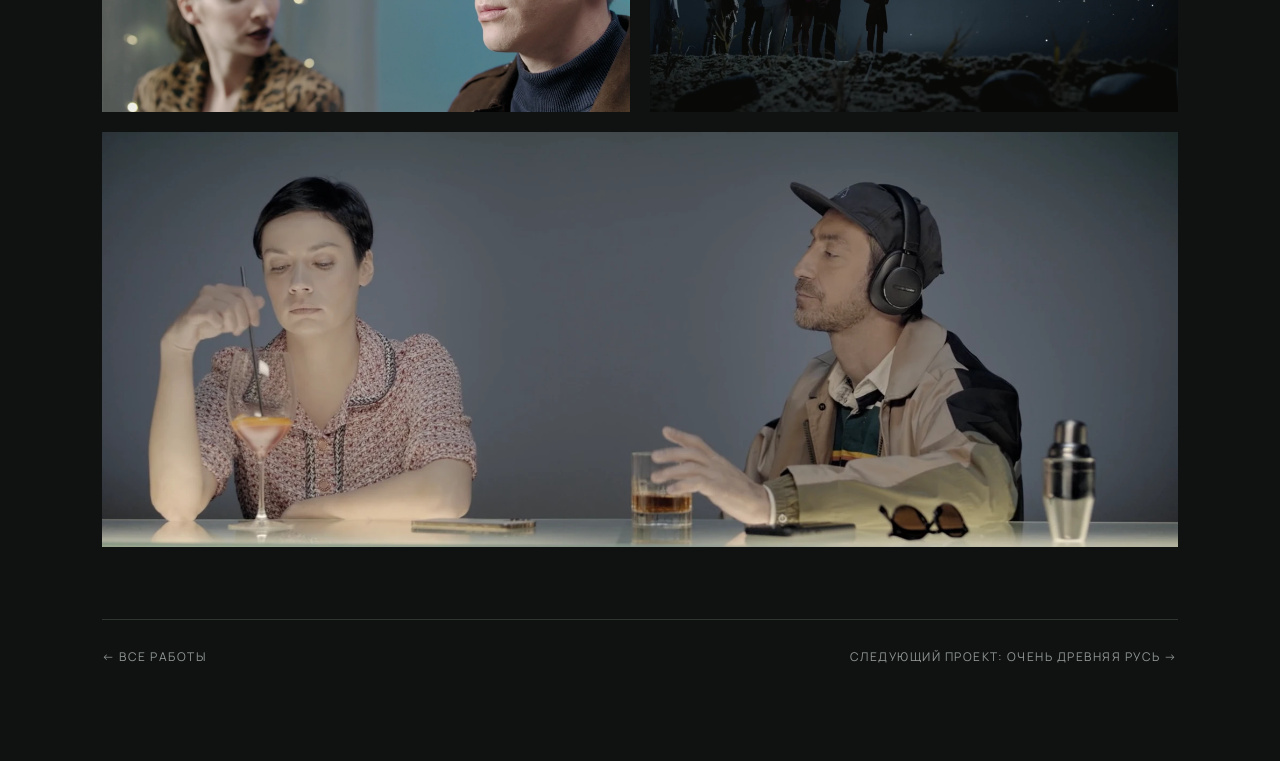
<file: prototype/svoboda.html>
<!doctype html>
<html lang="ru">
<head>
  <meta charset="utf-8">
  <meta name="viewport" content="width=device-width, initial-scale=1">
  <meta name="description" content="«Свобода» (2025): оператор-постановщик Александр Горулёв. Кадры, трейлер и визуальное решение проекта.">
  <title>«Свобода» — оператор-постановщик Александр Горулёв</title>
  <link rel="canonical" href="https://alexandergorulev.com/svoboda">
  <link rel="stylesheet" href="styles.css?v=shared-nav-1">
  <link rel="stylesheet" href="works-trailers.css">
  <link rel="stylesheet" href="project.css?v=2">
  <script src="content.js?v=pages-3" defer></script>
  <script src="projects-i18n.js?v=1" defer></script>
  <script src="app.js?v=pages-4" defer></script>
  <script src="project.js?v=1" defer></script>
</head>
<body id="top" class="inner-page" data-page-title="work"
      data-title-ru="«Свобода» — оператор-постановщик Александр Горулёв"
      data-title-en="Freedom — Alexander Gorulev, Director of Photography">
  <a class="skip-link" href="#main" data-i18n="skipContent">Перейти к содержанию</a>
  <header class="header">
    <a class="wordmark" href="index.html" aria-label="На главную">AG<span class="wordmark-dot">.</span></a>
    <nav class="desktop-nav" aria-label="Основная навигация">
      <a href="index.html" data-i18n="homeNav">Главная</a>
      <a href="works.html" data-i18n="work">Работы</a>
      <a href="filmography.html" data-i18n="filmographyTitle">Фильмография</a>
      <a href="about.html" data-i18n="about">Обо мне</a>
    </nav>
    <div class="header-actions">
      <div class="languages" aria-label="Language"><button data-lang="ru" aria-pressed="true">RU</button><span>/</span><button data-lang="en" aria-pressed="false">EN</button></div>
      <button class="menu-toggle" aria-expanded="false" aria-controls="mobile-nav" aria-label="Открыть меню"><span></span><span></span></button>
    </div>
    <nav id="mobile-nav" class="mobile-nav" aria-label="Мобильная навигация" hidden>
      <a href="index.html" data-i18n="homeNav">Главная</a>
      <a href="works.html" data-i18n="work">Работы</a>
      <a href="filmography.html" data-i18n="filmographyTitle">Фильмография</a>
      <a href="about.html" data-i18n="about">Обо мне</a>
    </nav>
  </header>

  <main id="main" class="page-content">
    <article class="project-page section-pad" data-project="Свобода">
      <a class="back-link" href="works.html" data-i18n="allWorks">← Все работы</a>

      <header class="project-head">
        <p class="eyebrow" data-i18n="svoboda_type">Полнометражный фильм · 2025</p>
        <h1 data-i18n="svoboda_title">Свобода</h1>
      </header>

      <figure class="project-hero">
        <img src="assets/svoboda/frames/03.webp" alt="«Свобода»" width="2000" height="844" fetchpriority="high">
      </figure>

      <section class="project-info">
        <dl class="project-facts">
          <dt data-i18n="projRole">Должность</dt><dd data-i18n="roleDop">Оператор-постановщик</dd>
          <dt data-i18n="projFormat">Формат</dt><dd data-i18n="svoboda_projFormat">Полнометражный фильм</dd>
          <dt data-i18n="projYears">Год</dt><dd data-i18n="svoboda_projYears">2025</dd>
          <dt data-i18n="projDirector">Режиссёр</dt><dd data-i18n="svoboda_projDirector">Евгений Лаврентьев</dd>
          <dt data-i18n="projCompany">Производство</dt><dd data-i18n="svoboda_projCompany">ИП Евгений Лаврентьев</dd>
          <dt data-i18n="projPremiere">Премьера</dt><dd data-i18n="svoboda_projPremiere">Кинофестиваль «Зимний», декабрь 2025</dd>
        </dl>
        <div class="project-task">
          <h2 data-i18n="projTask">Визуальная задача</h2>
          <!-- DRAFT: Alexander will provide this text (RU + EN) -->
          <p class="draft-note" data-i18n="projTaskDraft">Здесь будет текст: какую картинку хотели получить, что было самым сложным и как решали, на что снимали.</p>
          <button class="trailer-button" type="button" data-trailer="https://www.youtube.com/embed/CLNynwu95wI" aria-haspopup="dialog"><span class="play-icon" aria-hidden="true">▶</span><span data-i18n="projTrailer">Смотреть трейлер</span></button>
        </div>
      </section>

      <section class="project-frames" aria-labelledby="frames-title">
        <h2 id="frames-title" data-i18n="projFrames">Кадры</h2>
        <div class="frame-grid">
          <button type="button"><img src="assets/svoboda/frames/01.webp" alt="«Свобода», кадр 1" width="2000" height="831" loading="lazy"></button>
          <button type="button"><img src="assets/svoboda/frames/02.webp" alt="«Свобода», кадр 2" width="2000" height="831" loading="lazy"></button>
          <button type="button"><img src="assets/svoboda/frames/04.webp" alt="«Свобода», кадр 3" width="2000" height="830" loading="lazy"></button>
          <button type="button"><img src="assets/svoboda/frames/05.webp" alt="«Свобода», кадр 4" width="2000" height="829" loading="lazy"></button>
          <button type="button"><img src="assets/svoboda/frames/06.webp" alt="«Свобода», кадр 5" width="2000" height="771" loading="lazy"></button>
        </div>
      </section>

      <nav class="project-next" aria-label="Проекты">
        <a href="works.html" data-i18n="allWorks">← Все работы</a>
        <a href="ochen-drevnyaya-rus.html"><span data-i18n="projNext">Следующий проект</span>: <span data-i18n="ochen_drevnyaya_rus_title">Очень древняя Русь</span> →</a>
      </nav>
    </article>
  </main>

  <dialog id="trailer-dialog" aria-label="Трейлер / Trailer">
    <div class="dialog-top">
      <p class="eyebrow" data-i18n="svoboda_title">Свобода</p>
      <button class="close-button" type="button" aria-label="Закрыть / Close" data-trailer-close>×</button>
    </div>
    <div id="trailer-player"></div>
  </dialog>
  <dialog id="frame-dialog" aria-label="Кадр / Frame">
    <div class="dialog-top">
      <p class="eyebrow" data-i18n="svoboda_title">Свобода</p>
      <button class="close-button" type="button" aria-label="Закрыть / Close" data-frame-close>×</button>
    </div>
    <img alt="">
  </dialog>
</body>
</html>
</file>
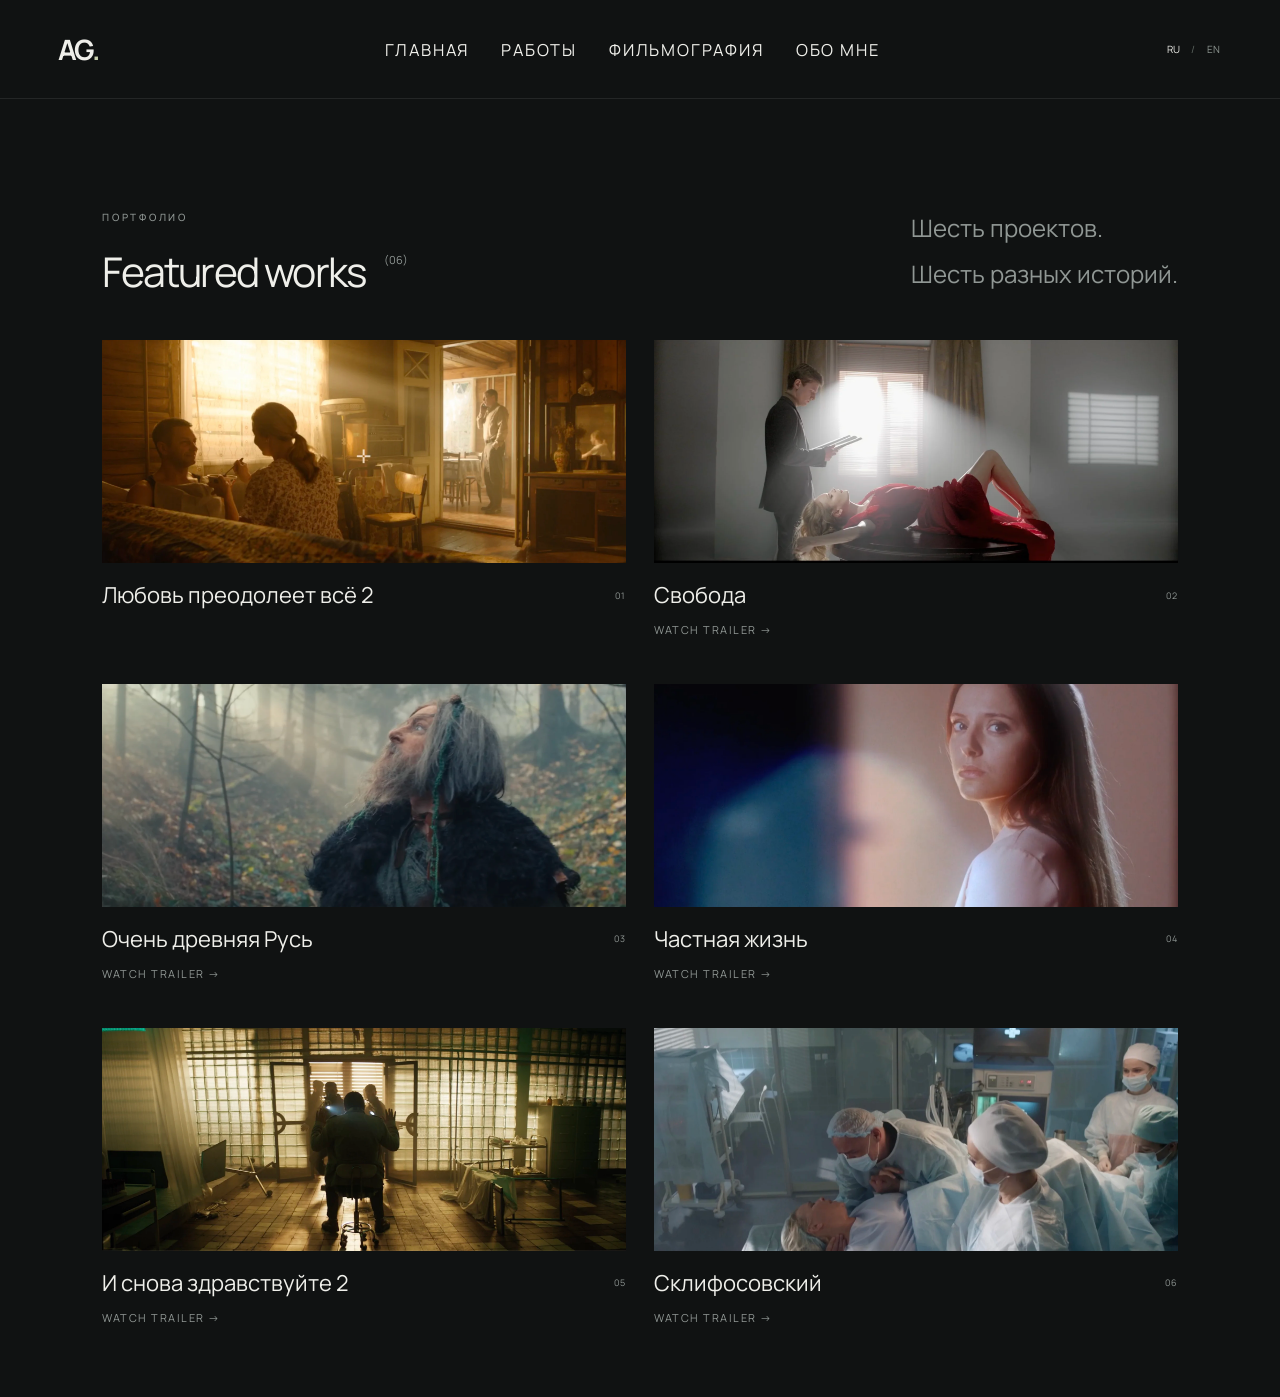
<file: prototype/works.html>
<!doctype html>
<html lang="ru">
<head>
  <meta charset="utf-8">
  <meta name="viewport" content="width=device-width, initial-scale=1">
  <meta name="description" content="Портфолио оператора-постановщика Александра Горулёва. Кадры из фильмов и сериалов «Свобода», «Склифосовский», «Частная жизнь» и других проектов.">
  <title>Работы Александра Горулёва — оператор-постановщик кино и сериалов</title>
  <link rel="canonical" href="https://alexandergorulev.com/works">
  <link rel="stylesheet" href="styles.css?v=shared-nav-1">
  <link rel="stylesheet" href="works-trailers.css">
  <style>
    .work .section-note{font-size:24px}
    @media(max-width:760px){.work .section-note{display:block;font-size:18px}}
  </style>
  <script src="content.js?v=pages-3" defer></script>
  <script src="app.js?v=pages-4" defer></script>
  <script src="works-trailers.js" defer></script>
</head>
<body id="top" class="inner-page" data-page-title="work">
  <a class="skip-link" href="#main" data-i18n="skipContent">Перейти к содержанию</a>
  <header class="header">
    <a class="wordmark" href="index.html" aria-label="На главную">AG<span class="wordmark-dot">.</span></a>
    <nav class="desktop-nav" aria-label="Основная навигация">
      <a href="index.html" data-i18n="homeNav">Главная</a>
      <a href="works.html" data-i18n="work">Работы</a>
      <a href="filmography.html" data-i18n="filmographyTitle">Фильмография</a>
      <a href="about.html" data-i18n="about">Обо мне</a>
    </nav>
    <div class="header-actions">
      <div class="languages" aria-label="Language"><button data-lang="ru" aria-pressed="true">RU</button><span>/</span><button data-lang="en" aria-pressed="false">EN</button></div>
      <button class="menu-toggle" aria-expanded="false" aria-controls="mobile-nav" aria-label="Открыть меню"><span></span><span></span></button>
    </div>
    <nav id="mobile-nav" class="mobile-nav" aria-label="Мобильная навигация" hidden>
      <a href="index.html" data-i18n="homeNav">Главная</a>
      <a href="works.html" data-i18n="work">Работы</a>
      <a href="filmography.html" data-i18n="filmographyTitle">Фильмография</a>
      <a href="about.html" data-i18n="about">Обо мне</a>
    </nav>
  </header>
  <main id="main" class="page-content">
    <section id="work" class="work section-pad" aria-labelledby="work-title">
      <div class="section-heading"><div><p class="eyebrow muted" data-i18n="portfolio">Портфолио</p><h2 id="work-title">Featured works<span class="count">(06)</span></h2></div><p class="section-note" data-i18n="workNote">Шесть проектов.<br>Шесть разных историй.</p></div>
      <div id="project-grid" class="project-grid"></div>
    </section>
  </main>
  <dialog id="trailer-dialog" aria-labelledby="trailer-title">
    <div class="dialog-top">
      <p id="trailer-title" class="eyebrow"></p>
      <button class="close-button" type="button" aria-label="Закрыть / Close" data-trailer-close autofocus>×</button>
    </div>
    <div id="trailer-player"></div>
  </dialog>
</body>
</html>
</file>
<file: prototype/styles.css>
@import url('https://fonts.googleapis.com/css2?family=Manrope:wght@400;500;600;700&display=swap');
:root{color-scheme:dark;--bg:#101212;--text:#efefea;--muted:#909794;--line:#303532;--accent:#c8cfad}
*{box-sizing:border-box}html{scroll-behavior:smooth;scroll-padding-top:96px}body{margin:0;background:var(--bg);color:var(--text);font-family:Manrope,Arial,sans-serif;-webkit-font-smoothing:antialiased}button,a{-webkit-tap-highlight-color:transparent}a{color:inherit;text-decoration:none}button{font:inherit;color:inherit;cursor:pointer}button:focus-visible,a:focus-visible{outline:2px solid var(--accent);outline-offset:7px}button{border:0}a,button{touch-action:manipulation}button:hover,a:hover{color:var(--accent)}[hidden]{display:none!important}.header{position:absolute;top:0;left:0;width:100%;z-index:5;display:flex;align-items:center;justify-content:space-between;padding:30px 4.5%;border-bottom:1px solid #ffffff15}.wordmark{font-size:28px;font-weight:700;letter-spacing:-2px}.wordmark-dot{color:var(--accent)}.desktop-nav{display:flex;gap:32px;align-items:center;font-size:11px;letter-spacing:1.8px;text-transform:uppercase}.text-button{background:none;padding:0;text-transform:inherit;letter-spacing:inherit;font-size:inherit}.header-actions{display:flex;align-items:center;gap:24px}.languages{display:flex;gap:9px;align-items:center;font-size:10px;letter-spacing:1px}.languages button{padding:10px 2px;background:none;color:#8e9691;font-size:10px}.languages button[aria-pressed=true]{color:var(--text)}.languages span{color:#606963}.menu-toggle{display:none}.hero{position:relative;min-height:740px;height:100svh;max-height:1150px;overflow:hidden}.hero-image,.hero-shade{position:absolute;width:100%;height:100%;inset:0;object-fit:cover}.hero-shade{background:linear-gradient(90deg,#0712115e,transparent 75%),linear-gradient(0deg,#101212 0%,transparent 28%,#050a091c 80%)}.hero-content{position:relative;padding:0 8%;top:29%}.eyebrow{text-transform:uppercase;font-size:10px;letter-spacing:2.7px;font-weight:500;margin:0 0 23px}.hero h1{font-size:clamp(60px,7.8vw,122px);font-weight:400;letter-spacing:-.065em;line-height:1.02;margin:0 0 39px}.hero h1 span{display:block}.play-button{display:flex;gap:18px;align-items:center;padding:0;background:transparent;font-size:10px;letter-spacing:2.1px}.play-icon{display:grid;place-items:center;width:56px;height:56px;border:1px solid #e7ead77a;border-radius:50%;font-size:12px;padding-left:3px;transition:background .2s,border-color .2s}.play-button:hover .play-icon{background:#e9eed718;border-color:var(--accent)}.hero-bottom{position:absolute;bottom:36px;left:4.5%;right:4.5%;display:flex;justify-content:space-between;align-items:center}.placeholder-note{font-size:9px;letter-spacing:1px;color:#b1b8af}.scroll-link{display:flex;align-items:center;gap:40px;font-size:10px;letter-spacing:1px}.scroll-link span:last-child{font-size:24px}.section-pad{padding-left:8%;padding-right:8%}.work{padding-top:105px;padding-bottom:70px}.section-heading{display:flex;justify-content:space-between;align-items:end;margin-bottom:44px}.muted{color:var(--muted)}h2{font-size:clamp(30px,3.2vw,48px);line-height:1.2;font-weight:400;letter-spacing:-1.8px;margin:0}.count{font-size:11px;letter-spacing:0;vertical-align:top;display:inline-block;margin:6px 0 0 18px;color:var(--muted)}.section-note{font-size:11px;line-height:1.9;color:var(--muted);margin:0}.project-grid{display:grid;grid-template-columns:1fr 1fr;gap:45px 28px}.project-image{position:relative;overflow:hidden;background:#1a201f;aspect-ratio:1.6}.project-image img{width:100%;height:100%;object-fit:cover;display:block}.image-label{position:absolute;bottom:14px;left:16px;text-transform:uppercase;font-size:7px;letter-spacing:1.5px;color:#d6dcd0b0;background:#10171277;padding:5px 7px}.project-caption{display:flex;justify-content:space-between;gap:20px;align-items:center;margin-top:17px}.project h3{font-size:22px;font-weight:400;margin:0}.project-number{font-size:9px;color:var(--muted);letter-spacing:1px}.layout-note{display:flex;gap:10px;align-items:center;color:var(--muted);font-size:10px;line-height:1.8;margin-top:40px}.small-dot{width:4px;height:4px;flex-shrink:0;background:var(--accent);border-radius:50%}.about{border-top:1px solid var(--line);border-bottom:1px solid var(--line);padding-top:52px;padding-bottom:52px;display:grid;grid-template-columns:1fr 2fr auto;align-items:center;gap:20px}.about .eyebrow{margin:0}.about h2{font-size:26px;letter-spacing:-.8px}.role-line{font-size:12px;color:var(--muted);margin-bottom:0}.about-mark{font-size:50px;letter-spacing:-5px;color:#39403b}.contact{padding-top:64px;padding-bottom:64px;display:flex;justify-content:space-between;align-items:center}.contact h2{font-size:46px}.contact-note{font-size:11px;color:var(--muted);margin:20px 0 0}.external-link{display:flex;align-items:center;gap:64px;padding:15px 0;border-bottom:1px solid #64705e;font-size:12px}.footer{border-top:1px solid var(--line);padding:25px 4.5%;display:flex;justify-content:space-between;gap:20px;color:var(--muted);font-size:9px;letter-spacing:.5px}.skip-link{position:fixed;top:-80px;left:20px;z-index:50;background:#202622;padding:15px}.skip-link:focus{top:15px}.modal-open{overflow:hidden}dialog{padding:24px;width:min(1000px,92vw);max-height:90svh;border:1px solid #465046;background:#111614;color:var(--text)}dialog::backdrop{background:#020605e8;backdrop-filter:blur(8px)}.dialog-top{display:flex;align-items:center;justify-content:space-between;margin-bottom:22px}.dialog-top .eyebrow{margin:0}.close-button{font-size:32px;background:none;width:44px;height:44px}.video-placeholder{aspect-ratio:16/9;display:flex;align-items:center;justify-content:center;flex-direction:column;text-align:center;padding:20px;background:radial-gradient(ellipse at center,#2c3932,#171e1a 70%);border:1px solid #ffffff0d}.large-play{font-size:60px;color:var(--accent);margin-bottom:20px}.video-placeholder h2{font-size:26px;letter-spacing:-.5px}.video-placeholder p{font-size:12px;color:var(--muted);line-height:1.7}.video-label{font-size:8px;letter-spacing:2px;margin-top:24px;color:var(--muted)}
@media(min-width:1600px){.work,.about,.contact{padding-left:max(8%,calc((100vw - 1400px)/2));padding-right:max(8%,calc((100vw - 1400px)/2))}}
@media(max-width:760px){html{scroll-padding-top:24px}.header{padding:20px 6%}.desktop-nav{display:none}.menu-toggle{background:none;width:32px;height:32px;display:flex;flex-direction:column;justify-content:center;gap:6px;padding:4px}.menu-toggle span{display:block;width:24px;height:1px;background:var(--text)}.menu-toggle[aria-expanded=true] span:first-child{transform:translateY(3.5px) rotate(45deg)}.menu-toggle[aria-expanded=true] span:last-child{transform:translateY(-3.5px) rotate(-45deg)}.mobile-nav{position:absolute;top:80px;left:0;width:100%;display:flex;flex-direction:column;align-items:start;gap:25px;background:#111a17f7;padding:32px 6%;font-size:18px;border-bottom:1px solid var(--line)}.hero{min-height:640px;max-height:920px}.hero-content{padding:0 7%;top:30%}.hero h1{font-size:clamp(54px,12.3vw,90px);margin-bottom:35px}.hero .eyebrow{font-size:8px;letter-spacing:2px}.hero-image{object-position:62% center}.hero-bottom{left:7%;right:7%;bottom:24px;align-items:start;gap:22px;flex-direction:column}.placeholder-note{font-size:8px}.scroll-link{gap:25px;font-size:9px}.section-pad{padding-left:7%;padding-right:7%}.work{padding-top:68px;padding-bottom:45px}.section-heading{margin-bottom:30px}.section-heading h2{font-size:31px;letter-spacing:-1.2px}.section-note{display:none}.count{margin-left:10px;font-size:9px}.project-grid{grid-template-columns:1fr;gap:32px}.project h3{font-size:18px}.project-caption{margin-top:13px}.layout-note{font-size:9px;align-items:start;margin-top:30px}.small-dot{margin-top:6px}.about{grid-template-columns:1fr auto;padding-top:32px;padding-bottom:32px;gap:18px}.about>.eyebrow{grid-column:1/-1}.about h2{font-size:23px}.about-mark{font-size:36px}.contact{padding-top:40px;padding-bottom:40px;align-items:start;flex-direction:column;gap:25px}.contact h2{font-size:37px}.contact .eyebrow{margin-bottom:18px}.external-link{gap:60px}.footer{padding:22px 7%;flex-wrap:wrap;font-size:8px}.footer>span:nth-child(2){order:3;width:100%}dialog{padding:14px}.video-placeholder{aspect-ratio:auto;min-height:300px}.video-placeholder h2{font-size:22px}.video-placeholder p{max-width:220px}.large-play{font-size:45px}}
@media(prefers-reduced-motion:reduce){html{scroll-behavior:auto}*,*::before,*::after{transition:none!important;animation:none!important}}

/* Prominent professional subtitle on the hero. */
.hero .eyebrow{font-size:22px;letter-spacing:2.7px}
@media(max-width:760px){.hero .eyebrow{font-size:16px;letter-spacing:1.8px}}

.showreel-player{aspect-ratio:16/9;background:#000;width:100%}.showreel-player iframe{display:block;width:100%;height:100%;border:0}.video-fallback{font-size:12px;color:var(--muted);margin:18px 0 0;text-align:right}

.showreel-player video{display:block;width:100%;height:100%;object-fit:contain;background:#000}

/* Selected frame: original proportions and colour, left-anchored desktop crop. */
.hero{min-height:0;height:100svh;max-height:none}
.hero-image{object-fit:cover;object-position:left center;filter:none}
.hero-shade{background:radial-gradient(ellipse at 80% 48%,rgba(0,0,0,.12),transparent 48%)}
.hero-content{position:absolute;left:65%;right:3%;top:50%;padding:0;transform:translateY(-50%)}
.hero h1{font-size:clamp(44px,4.6vw,88px);letter-spacing:-.055em}
.hero .eyebrow{font-size:22px;letter-spacing:1.5px;line-height:1.5}
.hero-bottom{justify-content:flex-end}
@media(max-aspect-ratio:17/10){
 .hero{height:calc(100px + 42.4vw);min-height:0;padding:0}
 .hero-image{top:100px;height:calc(100% - 100px);object-fit:cover;object-position:left center}
 .hero-shade{top:100px;height:calc(100% - 100px)}
 .hero-content{left:53%;right:3%;top:calc(100px + 21.2vw);transform:translateY(-50%);padding:0}
 .hero h1{font-size:clamp(24px,5vw,68px);margin-bottom:18px}
 .hero .eyebrow{font-size:clamp(10px,1.65vw,22px);letter-spacing:1px;margin-bottom:12px}
 .hero .play-icon{width:36px;height:36px;font-size:10px}
 .hero .play-button{font-size:9px;letter-spacing:1px;gap:10px}
 .hero-bottom{display:none}
}
@media(max-width:480px){
 .hero .eyebrow{font-size:10px;letter-spacing:.4px;margin-bottom:8px}
 .hero h1{font-size:24px;margin-bottom:12px}
 .hero .play-icon{width:28px;height:28px}
 .hero .play-button{font-size:8px;letter-spacing:.5px;gap:7px}
}

.project-image.has-cover{aspect-ratio:2.35 / 1;background:transparent}.project-image.has-cover img{width:100%;height:100%;object-fit:cover}

/* About: approved Russian biography; retain the existing English introduction. */
.about-copy{min-width:0}
.about-bio{max-width:65ch;font-size:18px;line-height:1.8}
.about-bio p{margin:20px 0 0}
.about-links{display:flex;flex-wrap:wrap;gap:12px 24px;margin-top:24px;font-size:12px;color:var(--muted)}
.about-links a{text-decoration:underline;text-decoration-color:var(--line);text-underline-offset:5px}
.about .about-en{display:none}
html[lang="en"] .about .about-ru{display:none}
html[lang="en"] .about span.about-en{display:inline}
html[lang="en"] .about p.about-en{display:block}
@media(max-width:760px){.about-bio{font-size:16px;line-height:1.8}}

/* Contact details share the existing section layout and typography. */
.contact{gap:32px}
.contact .contact-details{display:grid;grid-template-columns:repeat(3,minmax(0,1fr));gap:24px;margin:0;min-width:0}
.contact .contact-details dt{font-size:14px;line-height:15px;color:var(--muted);margin-bottom:8px}
.contact .contact-details dd{margin:0;font-size:20px;line-height:23.8px}
.contact .contact-details a{display:inline-block;padding:4px 0;overflow-wrap:anywhere}
@media(min-width:761px) and (max-width:1100px){.contact .contact-details{grid-template-columns:1fr;gap:18px}}
@media(max-width:760px){.contact .contact-details{grid-template-columns:1fr;gap:20px;width:100%}}

@media(max-width:760px){.contact .contact-details dd{font-size:18px}.contact .contact-details dt{font-size:14px}}

/* Enlarge only the hero showreel label, keeping the button geometry intact. */
.hero .play-button > span:last-child{font-size:21px;line-height:1}
@media(max-width:760px){.hero .play-button > span:last-child{font-size:clamp(10px,1.8vw,14px)}}

/* Reserve the existing header height on pages without a hero. */
.inner-page .page-content{padding-top:100px}
@media(max-width:760px){.inner-page .page-content{padding-top:80px}}

/* Professional credits on the filmography page only. */
.filmography .filmography-details{margin-top:8px;font-size:16px;line-height:1.7;color:var(--muted)}
.filmography .filmography-details p{margin:0}
.filmography .filmography-details p+p{margin-top:3px}
.filmography .filmography-credit+.filmography-credit{margin-top:28px}
@media(max-width:760px){.filmography .filmography-details{font-size:14px}}

/* Shared navigation matches the approved home-page menu. */
.desktop-nav{font-size:16.5px}
.mobile-nav{font-size:27px}

/* Home-page desktop labels only; mobile and inner pages retain their sizes. */
@media(min-width:761px){
 body:has(> main > .hero) .languages,
 body:has(> main > .hero) .languages button{font-size:15px}
 body:has(> main > .hero) .scroll-link > span:first-child{font-size:15px}
}
</file>
<file: prototype/works-trailers.css>
.trailer-link{display:inline-block;margin-top:12px;padding:0;background:none;font-size:11px;letter-spacing:1.5px;color:var(--muted)}
#trailer-dialog{width:min(calc(100vw - 32px),calc((100svh - 132px)*16/9 + 48px));max-width:none;max-height:calc(100svh - 32px);padding:24px}
#trailer-dialog .dialog-top{gap:16px;margin-bottom:12px}
#trailer-dialog .eyebrow{line-height:1.5}
#trailer-dialog .close-button{flex-shrink:0}
#trailer-player{width:100%;aspect-ratio:16/9;background:#000}
#trailer-player iframe{display:block;width:100%;height:100%;border:0}
</file>
<file: prototype/project.css>
/* Project (case) pages. Uses the site's existing colours, type and spacing. */
.project-page{padding-top:48px;padding-bottom:96px}
.back-link{display:inline-block;font-size:12px;letter-spacing:1.5px;text-transform:uppercase;color:var(--muted);margin-bottom:40px}
.project-head{margin-bottom:36px}
.project-head .eyebrow{margin-bottom:16px;color:var(--muted)}
.project-head h1{font-size:clamp(40px,5.4vw,84px);font-weight:400;letter-spacing:-.05em;line-height:1.02;margin:0}
.project-hero{margin:0 0 56px;background:#000}
.project-hero img{display:block;width:100%;height:auto}

.project-info{display:grid;grid-template-columns:minmax(0,1fr) minmax(0,1.6fr);gap:56px;padding-bottom:64px;border-bottom:1px solid var(--line)}
.project-facts{margin:0;display:grid;grid-template-columns:auto 1fr;gap:14px 28px;align-content:start;font-size:15px;line-height:1.5}
.project-facts dt{color:var(--muted)}
.project-facts dd{margin:0}
.project-task h2{font-size:12px;letter-spacing:1.8px;text-transform:uppercase;font-weight:500;color:var(--muted);margin:0 0 18px}
.project-task p{font-size:18px;line-height:1.8;margin:0;max-width:62ch}
.project-task .draft-note{border:1px dashed var(--line);padding:22px 24px;color:var(--muted);font-size:15px}
.trailer-button{display:inline-flex;align-items:center;gap:14px;margin-top:32px;padding:0;background:none;font-size:12px;letter-spacing:1.8px;text-transform:uppercase}
.trailer-button .play-icon{width:44px;height:44px}

.project-frames{padding-top:64px}
.project-frames h2{font-size:12px;letter-spacing:1.8px;text-transform:uppercase;font-weight:500;color:var(--muted);margin:0 0 28px}
.frame-grid{display:grid;grid-template-columns:1fr 1fr;gap:20px}
.frame-grid button{display:block;padding:0;background:#000;cursor:zoom-in}
.frame-grid img{display:block;width:100%;height:auto;transition:opacity .2s}
.frame-grid button:hover img{opacity:.85}
.project-next{display:flex;justify-content:space-between;align-items:center;gap:20px;margin-top:72px;padding-top:28px;border-top:1px solid var(--line);font-size:12px;letter-spacing:1.5px;text-transform:uppercase;color:var(--muted)}

#frame-dialog{width:min(96vw,1800px);max-height:96svh;padding:16px;background:#050707}
#frame-dialog img{display:block;width:100%;height:auto;max-height:calc(96svh - 92px);object-fit:contain}
#frame-dialog .dialog-top{margin-bottom:10px}

@media(max-width:900px){.project-info{grid-template-columns:1fr;gap:40px}}
@media(max-width:760px){
  .project-page{padding-top:28px;padding-bottom:64px}
  .back-link{margin-bottom:28px;font-size:11px}
  .project-hero{margin-bottom:40px}
  .project-facts{font-size:14px;gap:10px 20px}
  .project-task p{font-size:16px}
  .frame-grid{grid-template-columns:1fr;gap:14px}
  .project-frames{padding-top:48px}
}
/* Odd number of frames: the last one spans the full width. */
.frame-grid button:last-child:nth-child(odd){grid-column:1/-1}
.frames-note{font-size:15px;color:var(--muted);margin:0}
</file>
<file: prototype/filmography.css>
/* Page-only layout; shared visual components come from styles.css. */
.filmography{padding-top:190px;padding-bottom:105px}
.filmography-heading{margin-bottom:64px}
.filmography-heading h1{font-size:clamp(32px,4.6vw,68px);font-weight:400;letter-spacing:-.055em;line-height:1.15;margin:0 0 24px}
.filmography-heading .eyebrow{margin:0;line-height:1.8}
.filmography-list{margin:0}
.filmography-row{display:grid;grid-template-columns:minmax(100px,1fr) minmax(0,3fr);gap:28px;padding:32px 0;border-top:1px solid var(--line)}
.filmography-row dt{font-size:14px;color:var(--muted);line-height:1.8;padding-top:5px;font-variant-numeric:tabular-nums}
.filmography-row dd{margin:0;min-width:0}
.filmography-row ul{list-style:none;margin:0;padding:0}
.filmography-row li{font-size:clamp(20px,1.9vw,30px);line-height:1.6;font-weight:400;overflow-wrap:break-word}
.filmography-row li+li{margin-top:10px}
@media(min-width:1600px){.filmography{padding-left:max(8%,calc((100vw - 1400px)/2));padding-right:max(8%,calc((100vw - 1400px)/2))}}
@media(max-width:760px){.filmography{padding-top:140px;padding-bottom:68px}.filmography-heading{margin-bottom:40px}.filmography-row{grid-template-columns:1fr;gap:14px;padding:26px 0}.filmography-row dt{padding-top:0;font-size:13px}}
</file>
